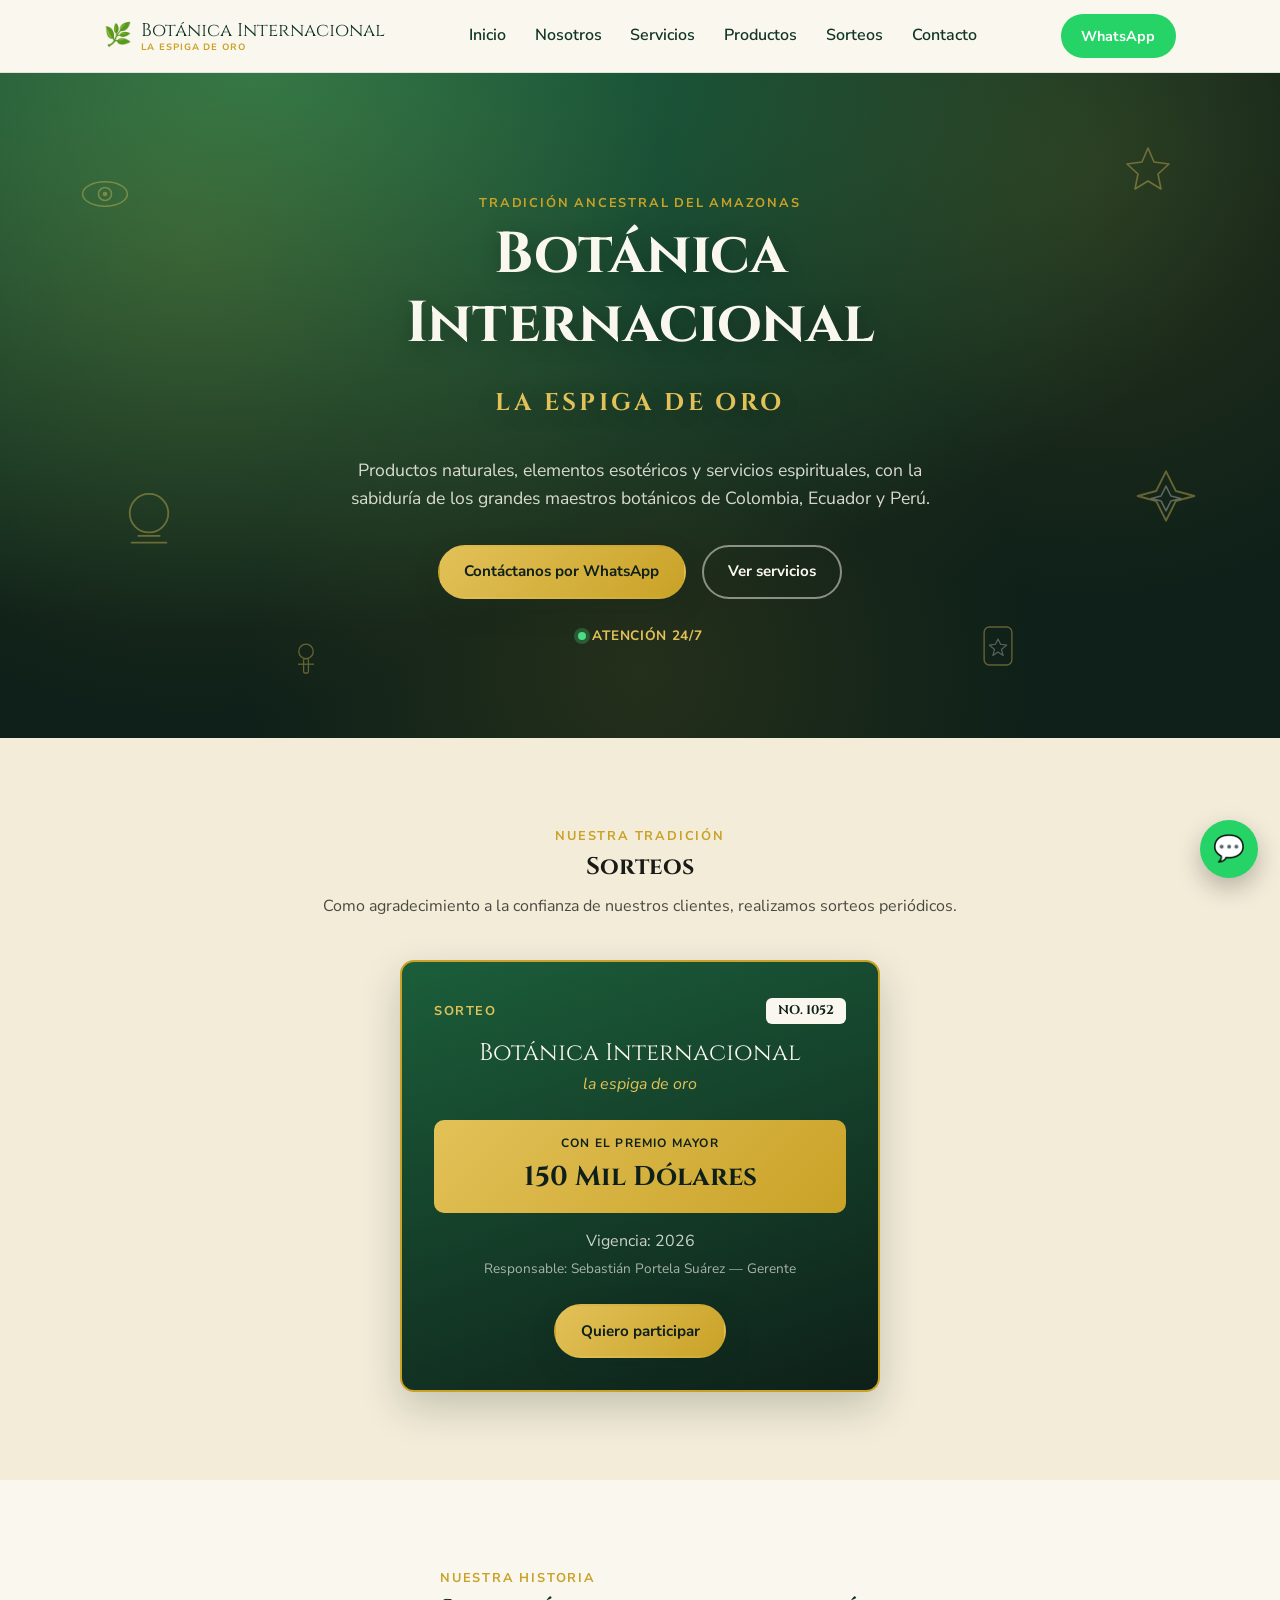
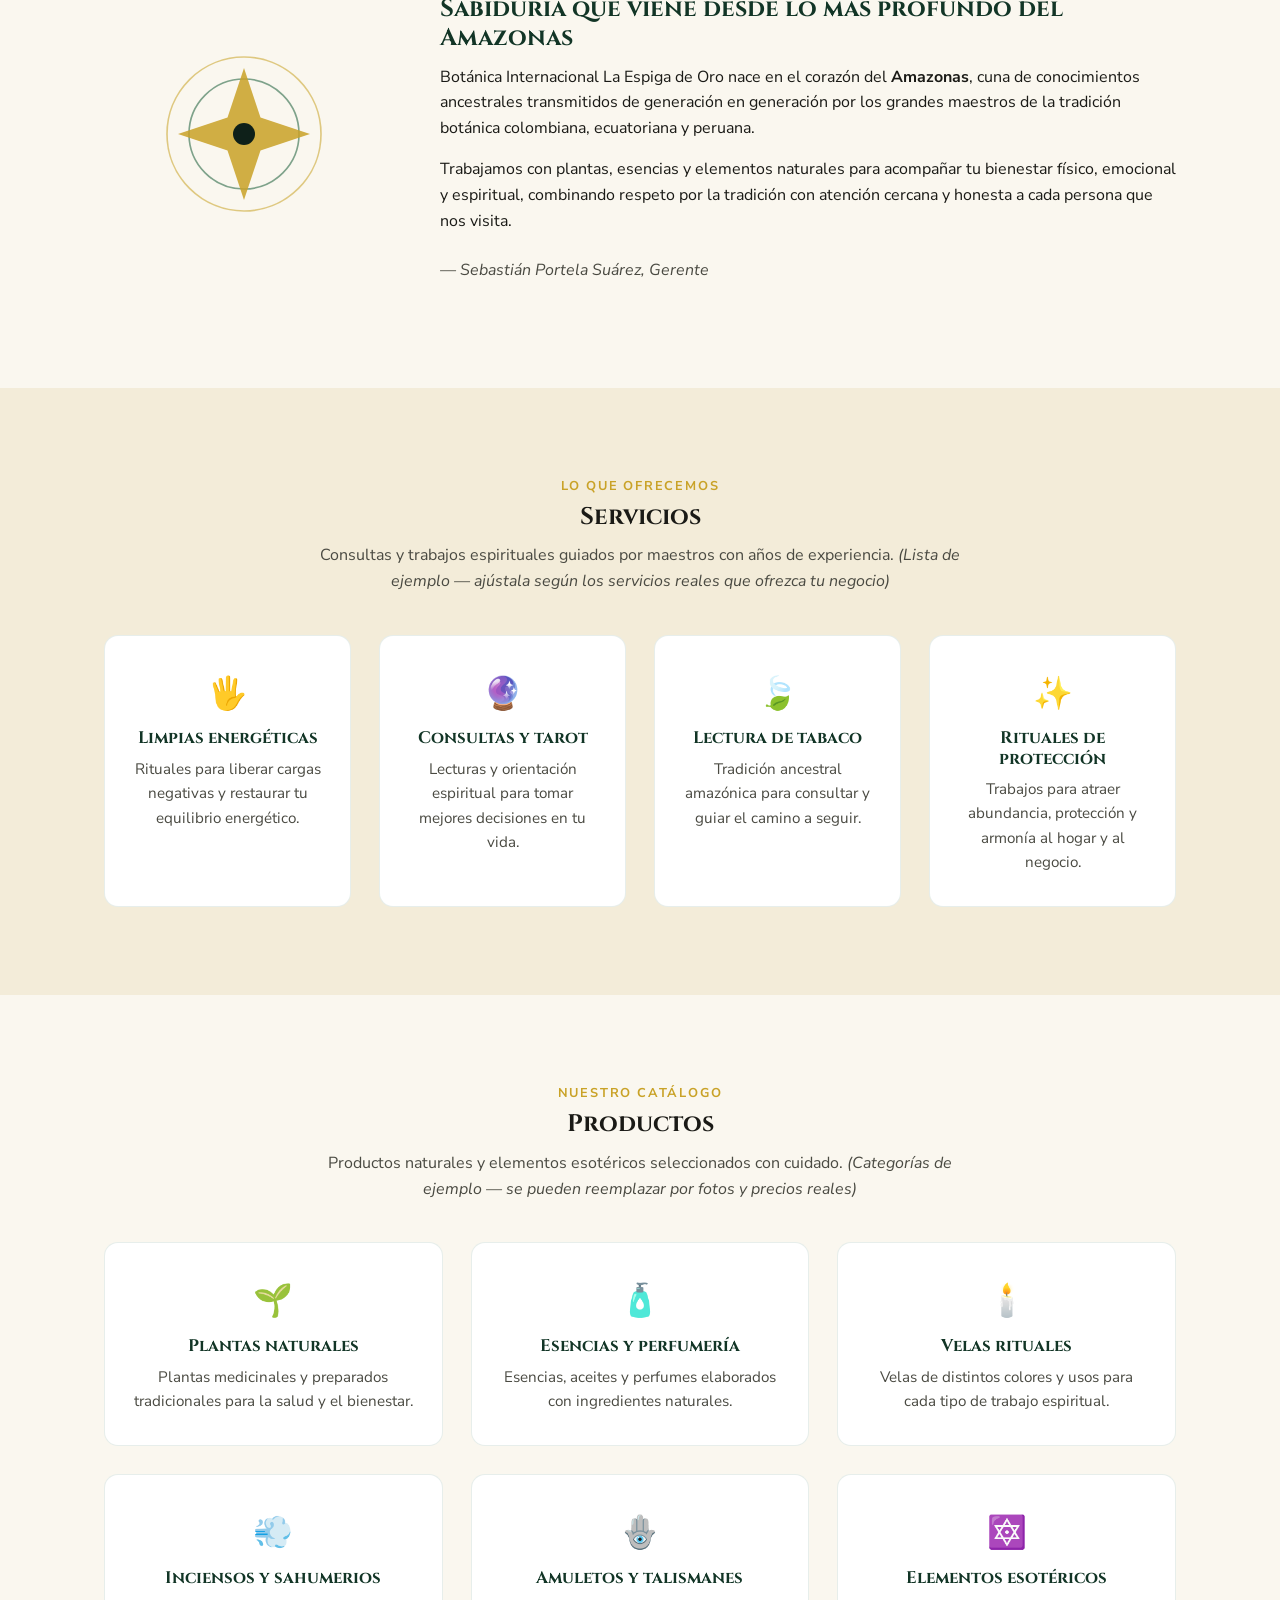
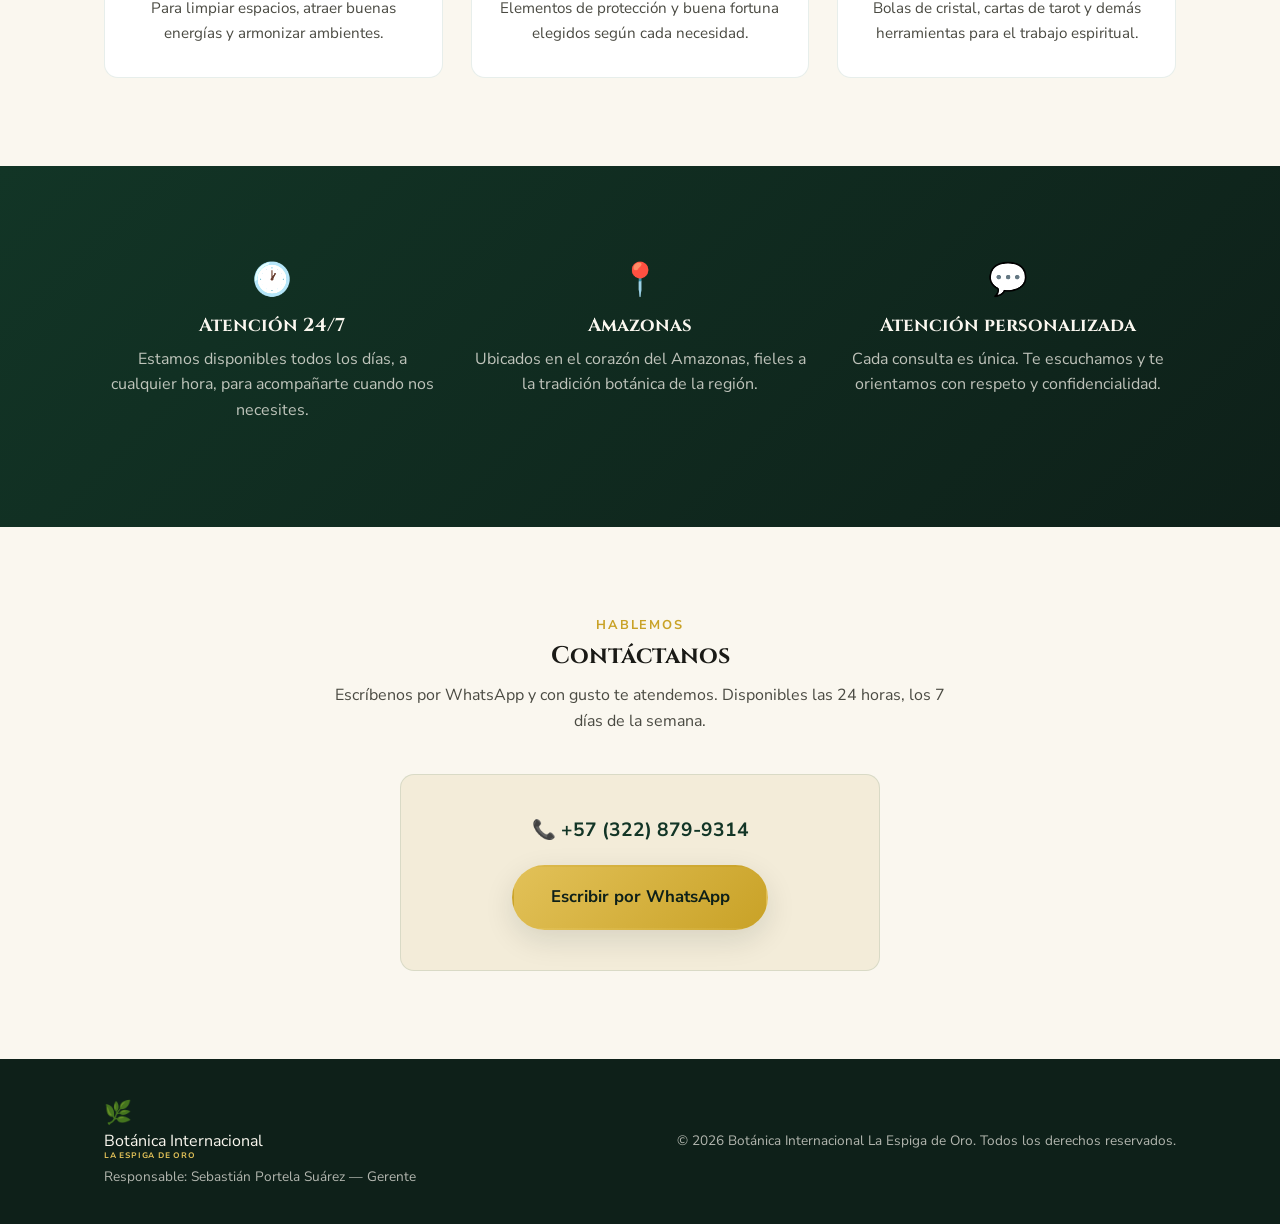
<file: index.html>
<!DOCTYPE html>
<html lang="es">
<head>
<meta charset="UTF-8">
<meta name="viewport" content="width=device-width, initial-scale=1.0">
<link rel="icon" type="image/png" href="assets/img/favicon.png">
<title>Botánica Internacional La Espiga de Oro | Productos Naturales y Elementos Esotéricos - Amazonas</title>
<meta name="description" content="Botánica Internacional La Espiga de Oro: productos naturales, elementos esotéricos, servicios espirituales y sorteos con sabiduría ancestral del Amazonas. Atención 24/7.">
<link rel="preconnect" href="https://fonts.googleapis.com">
<link href="https://fonts.googleapis.com/css2?family=Cinzel:wght@500;700&family=Nunito+Sans:wght@400;600;700&display=swap" rel="stylesheet">
<link rel="stylesheet" href="css/styles.css">
</head>
<body>

<!-- ===== HEADER ===== -->
<header class="site-header" id="header">
  <div class="container header-inner">
    <a href="#inicio" class="logo">
      <span class="logo-icon">🌿</span>
      <span class="logo-text">
        Botánica Internacional
        <span class="logo-sub">La Espiga de Oro</span>
      </span>
    </a>

    <nav class="nav" id="nav">
      <a href="#inicio">Inicio</a>
      <a href="#nosotros">Nosotros</a>
      <a href="#servicios">Servicios</a>
      <a href="#productos">Productos</a>
      <a href="#sorteos">Sorteos</a>
      <a href="#contacto">Contacto</a>
    </nav>

    <a href="https://wa.me/573228799314?text=Hola%2C%20quisiera%20más%20información" target="_blank" rel="noopener" class="btn btn-whatsapp header-cta">
      WhatsApp
    </a>

    <button class="hamburger" id="hamburger" aria-label="Abrir menú" aria-expanded="false">
      <span></span><span></span><span></span>
    </button>
  </div>
</header>

<!-- ===== HERO ===== -->
<section class="hero" id="inicio">
  <div class="hero-pattern" aria-hidden="true"></div>

  <!-- Íconos esotéricos decorativos -->
  <div class="hero-deco" aria-hidden="true">
    <svg class="hero-icon icon-1" viewBox="0 0 60 60"><ellipse cx="30" cy="30" rx="24" ry="13" class="deco-line"/><circle cx="30" cy="30" r="7" class="deco-line"/><circle cx="30" cy="30" r="2.5" class="deco-fill"/></svg>
    <svg class="hero-icon icon-2" viewBox="0 0 60 60"><circle cx="30" cy="24" r="17" class="deco-line"/><line x1="14" y1="50" x2="46" y2="50" class="deco-line"/><line x1="20" y1="44" x2="40" y2="44" class="deco-line"/></svg>
    <svg class="hero-icon icon-3" viewBox="0 0 60 60"><path d="M30 8 L36 22 L51 24 L40 34 L43 49 L30 41 L17 49 L20 34 L9 24 L24 22 Z" class="deco-line"/></svg>
    <svg class="hero-icon icon-4" viewBox="0 0 60 60"><path d="M30 10 L38 26 L53 30 L38 34 L30 50 L22 34 L7 30 L22 26 Z" class="deco-line"/><path d="M30 22 L34 30 L42 32 L34 34 L30 42 L26 34 L18 32 L26 30 Z" class="deco-line-2"/></svg>
    <svg class="hero-icon icon-5" viewBox="0 0 60 60"><circle cx="30" cy="18" r="9" class="deco-line"/><rect x="27" y="27" width="6" height="18" rx="2" class="deco-line"/><line x1="20" y1="34" x2="40" y2="34" class="deco-line"/></svg>
    <svg class="hero-icon icon-6" viewBox="0 0 60 60"><rect x="14" y="8" width="32" height="44" rx="6" class="deco-line"/><path d="M30 22 L33 28 L40 29 L34 34 L36 41 L30 37 L24 41 L26 34 L20 29 L27 28 Z" class="deco-line-2"/></svg>
  </div>

  <div class="container hero-inner">
    <p class="eyebrow">Tradición ancestral del Amazonas</p>
    <h1>Botánica Internacional<br><span class="hero-accent">La Espiga de Oro</span></h1>
    <p class="hero-sub">
      Productos naturales, elementos esotéricos y servicios espirituales,
      con la sabiduría de los grandes maestros botánicos de Colombia, Ecuador y Perú.
    </p>
    <div class="hero-actions">
      <a href="https://wa.me/573228799314?text=Hola%2C%20quisiera%20más%20información" target="_blank" rel="noopener" class="btn btn-gold">Contáctanos por WhatsApp</a>
      <a href="#servicios" class="btn btn-outline">Ver servicios</a>
    </div>
    <div class="hero-badge">
      <span class="dot"></span> Atención 24/7
    </div>
  </div>
</section>

<!-- ===== SORTEOS ===== -->
<section class="section section-alt sorteo-section" id="sorteos">
  <div class="container">
    <p class="eyebrow center">Nuestra tradición</p>
    <h2 class="center">Sorteos</h2>
    <p class="section-lead center">
      Como agradecimiento a la confianza de nuestros clientes, realizamos sorteos periódicos.
    </p>

    <div class="ticket-card">
      <div class="ticket-top">
        <span>Sorteo</span>
        <span class="ticket-number">No. 1052</span>
      </div>
      <div class="ticket-brand">Botánica Internacional</div>
      <div class="ticket-sub">la espiga de oro</div>

      <div class="ticket-prize">
        <span class="ticket-prize-label">Con el premio mayor</span>
        <span class="ticket-prize-amount">150 Mil Dólares</span>
      </div>

      <p class="ticket-period">Vigencia: 2026</p>
      <p class="ticket-responsable">Responsable: Sebastián Portela Suárez — Gerente</p>

      <a href="https://wa.me/573228799314?text=Hola%2C%20quiero%20información%20del%20sorteo" target="_blank" rel="noopener" class="btn btn-gold ticket-cta">
        Quiero participar
      </a>
    </div>
  </div>
</section>

<!-- ===== NOSOTROS ===== -->
<section class="section" id="nosotros">
  <div class="container about-grid">
    <div class="about-art" aria-hidden="true">
      <svg viewBox="0 0 200 200" class="mystic-svg">
        <circle cx="100" cy="100" r="70" class="ring ring-1"/>
        <circle cx="100" cy="100" r="50" class="ring ring-2"/>
        <path d="M100 40 L115 85 L160 100 L115 115 L100 160 L85 115 L40 100 L85 85 Z" class="star"/>
        <circle cx="100" cy="100" r="10" class="eye-center"/>
      </svg>
    </div>
    <div class="about-text">
      <p class="eyebrow">Nuestra historia</p>
      <h2>Sabiduría que viene desde lo más profundo del Amazonas</h2>
      <p>
        Botánica Internacional La Espiga de Oro nace en el corazón del <strong>Amazonas</strong>, cuna de conocimientos
        ancestrales transmitidos de generación en generación por los grandes maestros de la
        tradición botánica colombiana, ecuatoriana y peruana.
      </p>
      <p>
        Trabajamos con plantas, esencias y elementos naturales para acompañar tu bienestar físico,
        emocional y espiritual, combinando respeto por la tradición con atención cercana y honesta
        a cada persona que nos visita.
      </p>
      <p class="signature">— Sebastián Portela Suárez, Gerente</p>
    </div>
  </div>
</section>

<!-- ===== SERVICIOS ===== -->
<section class="section section-alt" id="servicios">
  <div class="container">
    <p class="eyebrow center">Lo que ofrecemos</p>
    <h2 class="center">Servicios</h2>
    <p class="section-lead center">
      Consultas y trabajos espirituales guiados por maestros con años de experiencia.
      <em>(Lista de ejemplo — ajústala según los servicios reales que ofrezca tu negocio)</em>
    </p>

    <div class="grid grid-4">
      <div class="card">
        <div class="card-icon">🖐️</div>
        <h3>Limpias energéticas</h3>
        <p>Rituales para liberar cargas negativas y restaurar tu equilibrio energético.</p>
      </div>
      <div class="card">
        <div class="card-icon">🔮</div>
        <h3>Consultas y tarot</h3>
        <p>Lecturas y orientación espiritual para tomar mejores decisiones en tu vida.</p>
      </div>
      <div class="card">
        <div class="card-icon">🍃</div>
        <h3>Lectura de tabaco</h3>
        <p>Tradición ancestral amazónica para consultar y guiar el camino a seguir.</p>
      </div>
      <div class="card">
        <div class="card-icon">✨</div>
        <h3>Rituales de protección</h3>
        <p>Trabajos para atraer abundancia, protección y armonía al hogar y al negocio.</p>
      </div>
    </div>
  </div>
</section>

<!-- ===== PRODUCTOS ===== -->
<section class="section" id="productos">
  <div class="container">
    <p class="eyebrow center">Nuestro catálogo</p>
    <h2 class="center">Productos</h2>
    <p class="section-lead center">
      Productos naturales y elementos esotéricos seleccionados con cuidado.
      <em>(Categorías de ejemplo — se pueden reemplazar por fotos y precios reales)</em>
    </p>

    <div class="grid grid-3">
      <div class="card product-card">
        <div class="card-icon">🌱</div>
        <h3>Plantas naturales</h3>
        <p>Plantas medicinales y preparados tradicionales para la salud y el bienestar.</p>
      </div>
      <div class="card product-card">
        <div class="card-icon">🧴</div>
        <h3>Esencias y perfumería</h3>
        <p>Esencias, aceites y perfumes elaborados con ingredientes naturales.</p>
      </div>
      <div class="card product-card">
        <div class="card-icon">🕯️</div>
        <h3>Velas rituales</h3>
        <p>Velas de distintos colores y usos para cada tipo de trabajo espiritual.</p>
      </div>
      <div class="card product-card">
        <div class="card-icon">💨</div>
        <h3>Inciensos y sahumerios</h3>
        <p>Para limpiar espacios, atraer buenas energías y armonizar ambientes.</p>
      </div>
      <div class="card product-card">
        <div class="card-icon">🪬</div>
        <h3>Amuletos y talismanes</h3>
        <p>Elementos de protección y buena fortuna elegidos según cada necesidad.</p>
      </div>
      <div class="card product-card">
        <div class="card-icon">🔯</div>
        <h3>Elementos esotéricos</h3>
        <p>Bolas de cristal, cartas de tarot y demás herramientas para el trabajo espiritual.</p>
      </div>
    </div>
  </div>
</section>

<!-- ===== ATENCIÓN / UBICACIÓN ===== -->
<section class="section section-dark" id="atencion">
  <div class="container atencion-grid">
    <div class="atencion-item">
      <div class="card-icon">🕐</div>
      <h3>Atención 24/7</h3>
      <p>Estamos disponibles todos los días, a cualquier hora, para acompañarte cuando nos necesites.</p>
    </div>
    <div class="atencion-item">
      <div class="card-icon">📍</div>
      <h3>Amazonas</h3>
      <p>Ubicados en el corazón del Amazonas, fieles a la tradición botánica de la región.</p>
    </div>
    <div class="atencion-item">
      <div class="card-icon">💬</div>
      <h3>Atención personalizada</h3>
      <p>Cada consulta es única. Te escuchamos y te orientamos con respeto y confidencialidad.</p>
    </div>
  </div>
</section>

<!-- ===== CONTACTO ===== -->
<section class="section contact-section" id="contacto">
  <div class="container contact-inner">
    <p class="eyebrow center">Hablemos</p>
    <h2 class="center">Contáctanos</h2>
    <p class="section-lead center">
      Escríbenos por WhatsApp y con gusto te atendemos. Disponibles las 24 horas, los 7 días de la semana.
    </p>

    <div class="contact-box">
      <p class="contact-phone">
        📞 <strong>+57 (322) 879-9314</strong>
      </p>
      <a href="https://wa.me/573228799314?text=Hola%2C%20quisiera%20más%20información" target="_blank" rel="noopener" class="btn btn-gold btn-lg">
        Escribir por WhatsApp
      </a>
    </div>
  </div>
</section>

<!-- ===== FOOTER ===== -->
<footer class="site-footer">
  <div class="container footer-inner">
    <div>
      <span class="logo-icon">🌿</span>
      <span class="logo-text">
        Botánica Internacional
        <span class="logo-sub">La Espiga de Oro</span>
      </span>
      <p class="footer-resp">Responsable: Sebastián Portela Suárez — Gerente</p>
    </div>
    <p class="footer-copy">&copy; <span id="year"></span> Botánica Internacional La Espiga de Oro. Todos los derechos reservados.</p>
  </div>
</footer>

<!-- Botón flotante de WhatsApp -->
<a href="https://wa.me/573228799314?text=Hola%2C%20quisiera%20más%20información" target="_blank" rel="noopener" class="whatsapp-float" aria-label="Escríbenos por WhatsApp">
  💬
</a>

<script src="js/script.js"></script>
</body>
</html>
</file>
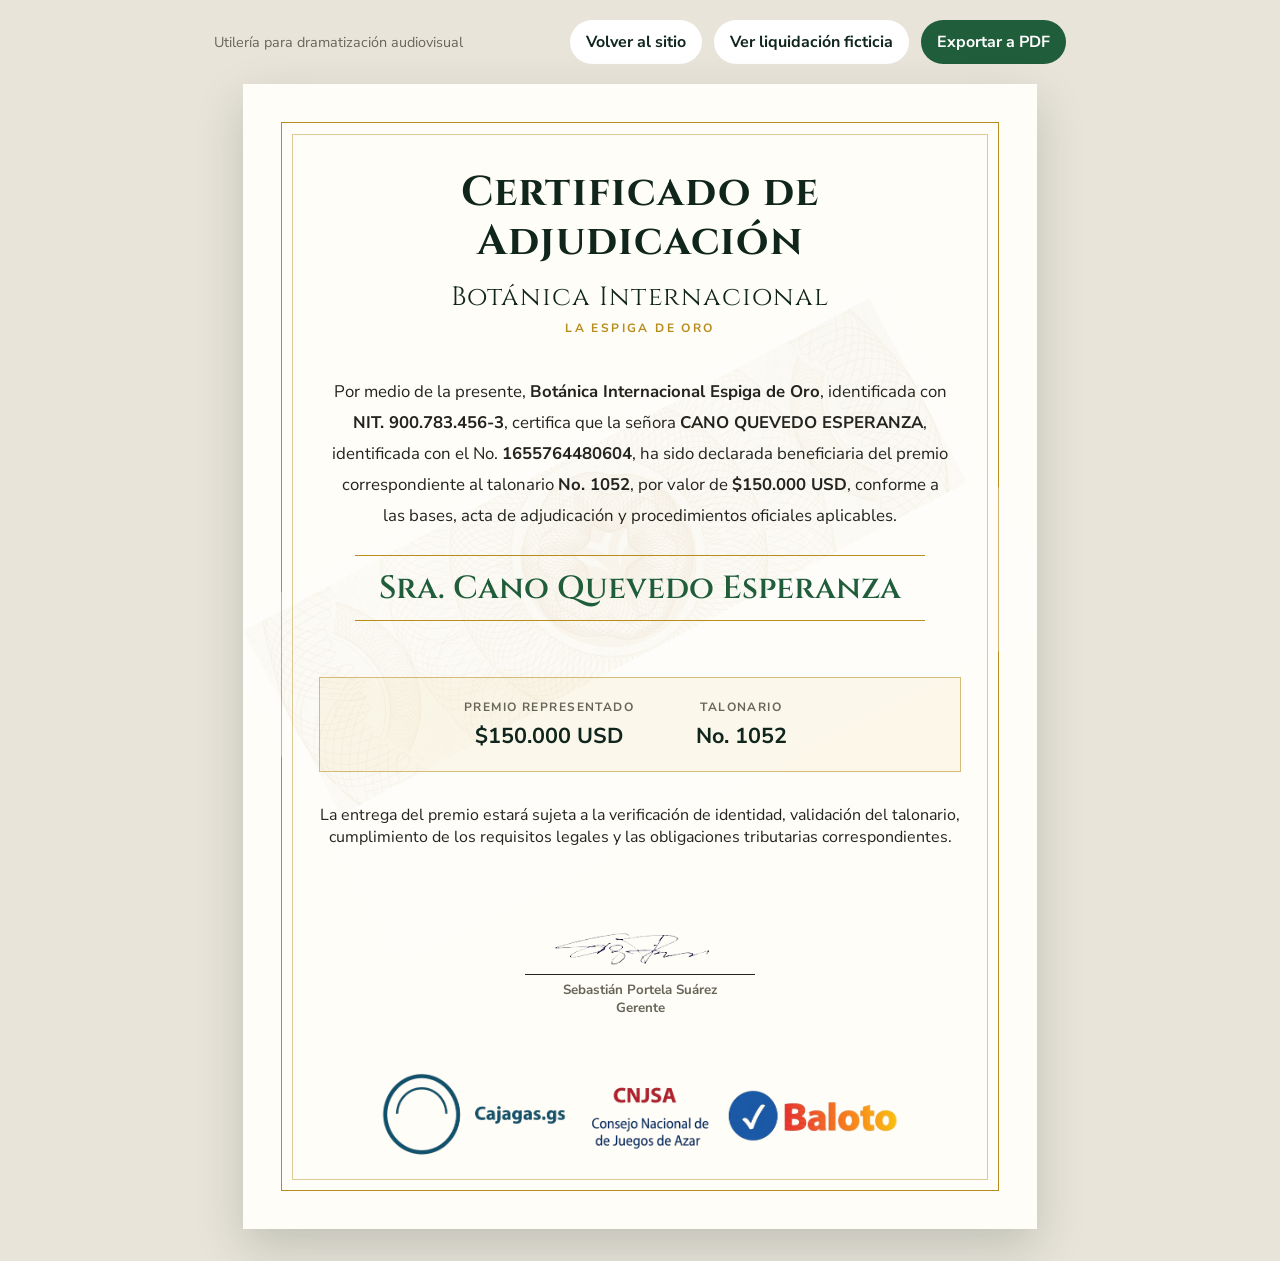
<file: certificado-dramatizacion.html>
<!DOCTYPE html>
<html lang="es">
<head>
  <meta charset="UTF-8">
  <meta name="viewport" content="width=device-width, initial-scale=1.0">
  <title>Certificado de adjudicación | Dramatización</title>
  <link rel="preconnect" href="https://fonts.googleapis.com">
  <link href="https://fonts.googleapis.com/css2?family=Cinzel:wght@500;600;700&family=Nunito+Sans:wght@400;600;700&display=swap" rel="stylesheet">
  <style>
    :root {
      --green-950: #10261d;
      --green-800: #1f5d3b;
      --gold-500: #b88c1d;
      --gold-300: #e2c76d;
      --paper: #fffdf7;
      --ink: #24241e;
      --muted: #68665a;
    }

    * { box-sizing: border-box; }
    body {
      margin: 0;
      min-height: 100vh;
      background: #e8e4d9;
      color: var(--ink);
      font-family: 'Nunito Sans', sans-serif;
    }

    .toolbar {
      display: flex;
      justify-content: space-between;
      align-items: center;
      gap: 1rem;
      max-width: 900px;
      margin: 0 auto;
      padding: 1.25rem 1.5rem;
    }
    .toolbar-note { margin: 0; font-size: .9rem; color: var(--muted); }
    .toolbar-actions { display: flex; gap: .75rem; }
    .toolbar a, .toolbar button {
      border: 0;
      border-radius: 999px;
      padding: .7rem 1rem;
      font: inherit;
      font-weight: 700;
      cursor: pointer;
      text-decoration: none;
    }
    .toolbar a { color: var(--green-950); background: #fff; }
    .toolbar button { color: #fff; background: var(--green-800); }

    .certificate {
      position: relative;
      width: min(210mm, calc(100% - 2rem));
      min-height: 297mm;
      margin: 0 auto 2rem;
      padding: 22mm 20mm 18mm;
      overflow: hidden;
      background: var(--paper);
      box-shadow: 0 18px 45px rgba(16, 38, 29, .18);
      text-align: center;
    }
    .certificate::before,
    .certificate::after {
      content: '';
      position: absolute;
      pointer-events: none;
      border: 1px solid var(--gold-500);
    }
    .certificate::before { inset: 10mm; }
    .certificate::after { inset: 13mm; border-color: rgba(184, 140, 29, .45); }

    .watermark {
      position: absolute;
      top: 47%;
      left: 50%;
      z-index: 0;
      width: 115%;
      height: 34%;
      overflow: hidden;
      transform: translate(-50%, -50%) rotate(-28deg);
      max-width: 760px;
      opacity: .34;
    }
    .watermark img {
      display: block;
      width: 100%;
      height: 100%;
      object-fit: cover;
      object-position: center bottom;
    }
    .watermark-fallback {
      color: #b32b26;
      font-family: 'Cinzel', serif;
      font-size: clamp(2.4rem, 7vw, 5rem);
      font-weight: 700;
      letter-spacing: .12em;
      text-align: center;
    }
    .certificate-content { position: relative; z-index: 1; }
    .brand-mark {
      display: inline-flex;
      align-items: center;
      justify-content: center;
      width: 68px;
      height: 68px;
      margin-bottom: 1rem;
      border: 2px solid var(--gold-500);
      border-radius: 50%;
      color: var(--green-800);
      font-size: 2rem;
    }
    .brand {
      margin: 0;
      color: var(--green-950);
      font-family: 'Cinzel', serif;
      font-size: clamp(1.2rem, 3vw, 1.65rem);
      letter-spacing: .04em;
    }
    .brand-subtitle {
      margin: .35rem 0 2.5rem;
      color: var(--gold-500);
      font-size: .75rem;
      font-weight: 700;
      letter-spacing: .2em;
      text-transform: uppercase;
    }
    h1 {
      margin: 0 0 .7rem;
      color: var(--green-950);
      font-family: 'Cinzel', serif;
      font-size: clamp(1.7rem, 5vw, 2.6rem);
      letter-spacing: .03em;
      line-height: 1.2;
    }
    .intro, .body-copy {
      max-width: 620px;
      margin: 0 auto;
      font-size: 1.05rem;
      line-height: 1.85;
    }
    .body-copy { margin-top: 1rem; }
    .recipient {
      display: inline-block;
      margin: 1.5rem 0;
      padding: .65rem 1.5rem;
      border-top: 1px solid var(--gold-500);
      border-bottom: 1px solid var(--gold-500);
      color: var(--green-800);
      font-family: 'Cinzel', serif;
      font-size: clamp(1.35rem, 4vw, 2rem);
      font-weight: 600;
    }
    .award {
      display: flex;
      justify-content: center;
      gap: 2rem;
      margin: 2rem auto;
      padding: 1.3rem;
      border: 1px solid rgba(184, 140, 29, .55);
      background: rgba(226, 199, 109, .1);
    }
    .award-item { min-width: 150px; }
    .award-label {
      display: block;
      margin-bottom: .35rem;
      color: var(--muted);
      font-size: .75rem;
      font-weight: 700;
      letter-spacing: .12em;
      text-transform: uppercase;
    }
    .award-value { color: var(--green-950); font-size: 1.35rem; font-weight: 700; }
    .closing { margin-top: 2rem; }
    .signature {
      width: 230px;
      margin: 3.5rem auto 0;
      padding-top: 0;
    }
    .signature-image {
      display: block;
      width: 190px;
      height: 70px;
      margin: 0 auto;
      object-fit: contain;
      object-position: center bottom;
    }
    .signature small {
      display: block;
      padding-top: .35rem;
      border-top: 1px solid var(--ink);
      color: var(--muted);
    }
    .footer-logo {
      display: block;
      width: min(100%, 520px);
      height: auto;
      margin: 3rem auto 0;
    }

    @media (max-width: 620px) {
      .toolbar { align-items: flex-start; flex-direction: column; }
      .certificate { width: calc(100% - 1rem); padding: 18mm 12mm 14mm; }
      .award { flex-direction: column; gap: 1rem; }
      .brand-subtitle { margin-bottom: 2rem; }
    }

    @media print {
      @page { size: A4 landscape; margin: 0; }
      body { background: #fff; }
      .toolbar { display: none; }
      .certificate {
        width: 297mm;
        height: 210mm;
        min-height: 0;
        margin: 0;
        padding: 16mm 18mm 12mm;
        box-shadow: none;
      }
      h1 { font-size: 2.2rem; }
      .brand-subtitle { margin-bottom: 1rem; }
      .intro { max-width: 820px; font-size: .9rem; line-height: 1.45; }
      .recipient { margin: .75rem 0; padding: .4rem 1.2rem; }
      .award { max-width: 700px; margin: .9rem auto; padding: .75rem 1rem; }
      .closing { max-width: 760px; margin: .75rem auto 0; font-size: .82rem; line-height: 1.35; }
      .signature {
        position: absolute;
        left: 50%;
        bottom: 38mm;
        margin: 0;
        transform: translateX(-50%);
      }
      .certificate-content { position: static; }
      .footer-logo {
        position: absolute;
        left: 50%;
        bottom: 17mm;
        width: min(100%, 350px);
        max-height: 16mm;
        object-fit: contain;
        margin: 0;
        transform: translateX(-50%);
      }
    }
  </style>
</head>
<body>
  <div class="toolbar" aria-label="Controles del documento">
    <p class="toolbar-note">Utilería para dramatización audiovisual</p>
    <div class="toolbar-actions">
      <a href="index.html">Volver al sitio</a>
      <a href="liquidacion-dramatizacion.html">Ver liquidación ficticia</a>
      <button type="button" id="print-button">Exportar a PDF</button>
    </div>
  </div>

  <main class="certificate" aria-label="Certificado ficticio de adjudicación">
    <div class="watermark" aria-hidden="true">
      <img src="assets/img/marcaDramatizacion.png" alt="DRAMATIZACIÓN - SIN VALIDEZ LEGAL" onerror="this.style.display='none'; this.nextElementSibling.hidden=false;">
      <span class="watermark-fallback" hidden>DRAMATIZACIÓN</span>
    </div>
    <div class="certificate-content">
      <h1>Certificado de Adjudicación</h1>

      <p class="brand">Botánica Internacional</p>
      <p class="brand-subtitle">La Espiga de Oro</p>

      <p class="intro">Por medio de la presente, <b>Botánica Internacional Espiga de Oro</b>, identificada con <b>NIT. 900.783.456-3</b>, certifica que la señora <b>CANO QUEVEDO ESPERANZA</b>, identificada con el No. <b>1655764480604</b>, ha sido declarada beneficiaria del premio correspondiente al talonario <b>No. 1052</b>, por valor de <b>$150.000 USD</b>, conforme a las bases, acta de adjudicación y procedimientos oficiales aplicables.</p>
      <p class="recipient">Sra. Cano Quevedo Esperanza</p>

      <div class="award">
        <div class="award-item">
          <span class="award-label">Premio representado</span>
          <span class="award-value">$150.000 USD</span>
        </div>
        <div class="award-item">
          <span class="award-label">Talonario</span>
          <span class="award-value">No. 1052</span>
        </div>
      </div>

      <p class="closing">La entrega del premio estará sujeta a la verificación de identidad, validación del talonario, cumplimiento de los requisitos legales y las obligaciones tributarias correspondientes.</p>

      <div class="signature">
        <img class="signature-image" src="assets/img/firmaGerente.png" alt="Firma de utilería del personaje gerente">
        <small><b>Sebastián Portela Suárez<br>Gerente</b></small>
      </div>

      <img class="footer-logo" src="assets/img/footer-logos.png" alt="Logos de utilería para dramatización">
    </div>
  </main>

  <script>
    document.getElementById('print-button').addEventListener('click', () => window.print());
  </script>
</body>
</html>
</file>
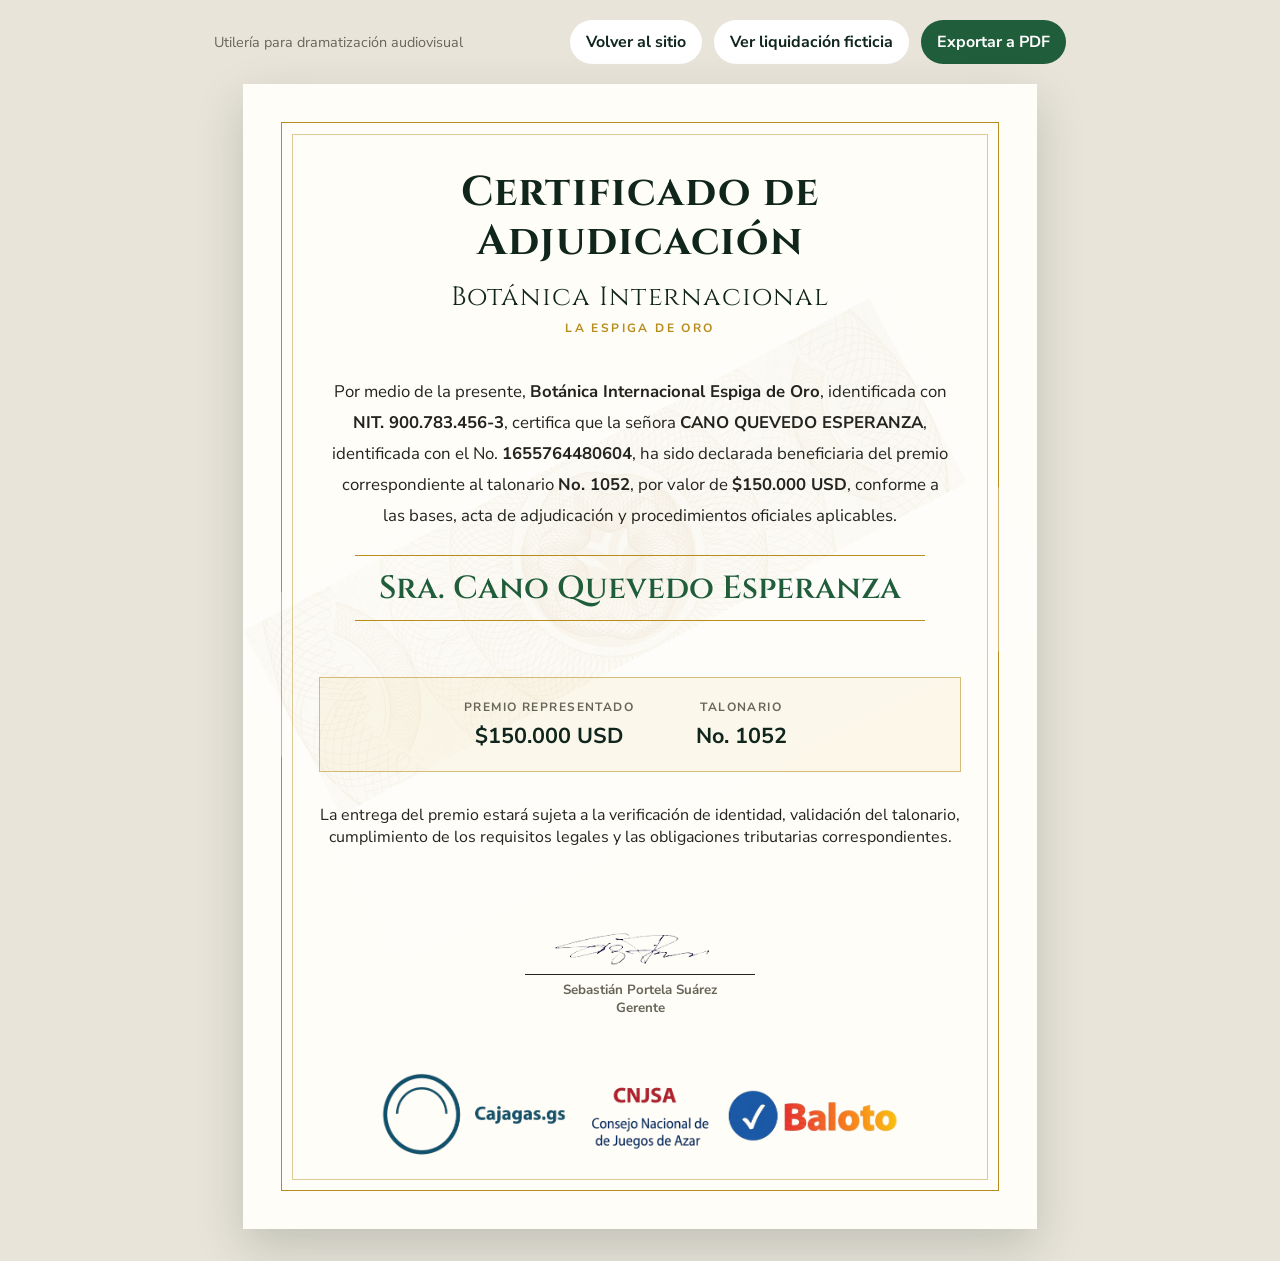
<file: certificado.html>
<!DOCTYPE html>
<html lang="es">
<head>
  <meta charset="UTF-8">
  <meta name="viewport" content="width=device-width, initial-scale=1.0">
  <link rel="icon" type="image/png" href="assets/img/favicon.png">
  <title>Certificado de adjudicación | Dramatización</title>
  <link rel="preconnect" href="https://fonts.googleapis.com">
  <link href="https://fonts.googleapis.com/css2?family=Cinzel:wght@500;600;700&family=Nunito+Sans:wght@400;600;700&display=swap" rel="stylesheet">
  <style>
    :root {
      --green-950: #10261d;
      --green-800: #1f5d3b;
      --gold-500: #b88c1d;
      --gold-300: #e2c76d;
      --paper: #fffdf7;
      --ink: #24241e;
      --muted: #68665a;
    }

    * { box-sizing: border-box; }
    body {
      margin: 0;
      min-height: 100vh;
      background: #e8e4d9;
      color: var(--ink);
      font-family: 'Nunito Sans', sans-serif;
    }

    .toolbar {
      display: flex;
      justify-content: space-between;
      align-items: center;
      gap: 1rem;
      max-width: 900px;
      margin: 0 auto;
      padding: 1.25rem 1.5rem;
    }
    .toolbar-note { margin: 0; font-size: .9rem; color: var(--muted); }
    .toolbar-actions { display: flex; gap: .75rem; }
    .toolbar a, .toolbar button {
      border: 0;
      border-radius: 999px;
      padding: .7rem 1rem;
      font: inherit;
      font-weight: 700;
      cursor: pointer;
      text-decoration: none;
    }
    .toolbar a { color: var(--green-950); background: #fff; }
    .toolbar button { color: #fff; background: var(--green-800); }

    .certificate {
      position: relative;
      width: min(210mm, calc(100% - 2rem));
      min-height: 297mm;
      margin: 0 auto 2rem;
      padding: 22mm 20mm 18mm;
      overflow: hidden;
      background: var(--paper);
      box-shadow: 0 18px 45px rgba(16, 38, 29, .18);
      text-align: center;
    }
    .certificate::before,
    .certificate::after {
      content: '';
      position: absolute;
      pointer-events: none;
      border: 1px solid var(--gold-500);
    }
    .certificate::before { inset: 10mm; }
    .certificate::after { inset: 13mm; border-color: rgba(184, 140, 29, .45); }

    .watermark {
      position: absolute;
      top: 47%;
      left: 50%;
      z-index: 0;
      width: 115%;
      height: 34%;
      overflow: hidden;
      transform: translate(-50%, -50%) rotate(-28deg);
      max-width: 760px;
      opacity: .34;
    }
    .watermark img {
      display: block;
      width: 100%;
      height: 100%;
      object-fit: cover;
      object-position: center bottom;
    }
    .watermark-fallback {
      color: #b32b26;
      font-family: 'Cinzel', serif;
      font-size: clamp(2.4rem, 7vw, 5rem);
      font-weight: 700;
      letter-spacing: .12em;
      text-align: center;
    }
    .certificate-content { position: relative; z-index: 1; }
    .brand-mark {
      display: inline-flex;
      align-items: center;
      justify-content: center;
      width: 68px;
      height: 68px;
      margin-bottom: 1rem;
      border: 2px solid var(--gold-500);
      border-radius: 50%;
      color: var(--green-800);
      font-size: 2rem;
    }
    .brand {
      margin: 0;
      color: var(--green-950);
      font-family: 'Cinzel', serif;
      font-size: clamp(1.2rem, 3vw, 1.65rem);
      letter-spacing: .04em;
    }
    .brand-subtitle {
      margin: .35rem 0 2.5rem;
      color: var(--gold-500);
      font-size: .75rem;
      font-weight: 700;
      letter-spacing: .2em;
      text-transform: uppercase;
    }
    h1 {
      margin: 0 0 .7rem;
      color: var(--green-950);
      font-family: 'Cinzel', serif;
      font-size: clamp(1.7rem, 5vw, 2.6rem);
      letter-spacing: .03em;
      line-height: 1.2;
    }
    .intro, .body-copy {
      max-width: 620px;
      margin: 0 auto;
      font-size: 1.05rem;
      line-height: 1.85;
    }
    .body-copy { margin-top: 1rem; }
    .recipient {
      display: inline-block;
      margin: 1.5rem 0;
      padding: .65rem 1.5rem;
      border-top: 1px solid var(--gold-500);
      border-bottom: 1px solid var(--gold-500);
      color: var(--green-800);
      font-family: 'Cinzel', serif;
      font-size: clamp(1.35rem, 4vw, 2rem);
      font-weight: 600;
    }
    .award {
      display: flex;
      justify-content: center;
      gap: 2rem;
      margin: 2rem auto;
      padding: 1.3rem;
      border: 1px solid rgba(184, 140, 29, .55);
      background: rgba(226, 199, 109, .1);
    }
    .award-item { min-width: 150px; }
    .award-label {
      display: block;
      margin-bottom: .35rem;
      color: var(--muted);
      font-size: .75rem;
      font-weight: 700;
      letter-spacing: .12em;
      text-transform: uppercase;
    }
    .award-value { color: var(--green-950); font-size: 1.35rem; font-weight: 700; }
    .closing { margin-top: 2rem; }
    .signature {
      width: 230px;
      margin: 3.5rem auto 0;
      padding-top: 0;
    }
    .signature-image {
      display: block;
      width: 190px;
      height: 70px;
      margin: 0 auto;
      object-fit: contain;
      object-position: center bottom;
    }
    .signature small {
      display: block;
      padding-top: .35rem;
      border-top: 1px solid var(--ink);
      color: var(--muted);
    }
    .footer-logo {
      display: block;
      width: min(100%, 520px);
      height: auto;
      margin: 3rem auto 0;
    }

    @media (max-width: 620px) {
      .toolbar { align-items: flex-start; flex-direction: column; }
      .certificate { width: calc(100% - 1rem); padding: 18mm 12mm 14mm; }
      .award { flex-direction: column; gap: 1rem; }
      .brand-subtitle { margin-bottom: 2rem; }
    }

    @media print {
      @page { size: A4 landscape; margin: 0; }
      body { background: #fff; }
      .toolbar { display: none; }
      .certificate {
        width: 297mm;
        height: 210mm;
        min-height: 0;
        margin: 0;
        padding: 16mm 18mm 12mm;
        box-shadow: none;
      }
      h1 { font-size: 2.2rem; }
      .brand-subtitle { margin-bottom: 1rem; }
      .intro { max-width: 820px; font-size: .9rem; line-height: 1.45; }
      .recipient { margin: .75rem 0; padding: .4rem 1.2rem; }
      .award { max-width: 700px; margin: .9rem auto; padding: .75rem 1rem; }
      .closing { max-width: 760px; margin: .75rem auto 0; font-size: .82rem; line-height: 1.35; }
      .signature {
        position: absolute;
        left: 50%;
        bottom: 38mm;
        margin: 0;
        transform: translateX(-50%);
      }
      .certificate-content { position: static; }
      .footer-logo {
        position: absolute;
        left: 50%;
        bottom: 17mm;
        width: min(100%, 350px);
        max-height: 16mm;
        object-fit: contain;
        margin: 0;
        transform: translateX(-50%);
      }
    }
  </style>
</head>
<body>
  <div class="toolbar" aria-label="Controles del documento">
    <p class="toolbar-note">Utilería para dramatización audiovisual</p>
    <div class="toolbar-actions">
      <a href="index.html">Volver al sitio</a>
      <a href="liquidacion-dramatizacion.html">Ver liquidación ficticia</a>
      <button type="button" id="print-button">Exportar a PDF</button>
    </div>
  </div>

  <main class="certificate" aria-label="Certificado ficticio de adjudicación">
    <div class="watermark" aria-hidden="true">
      <img src="assets/img/marcaDramatizacion.png" alt="DRAMATIZACIÓN - SIN VALIDEZ LEGAL" onerror="this.style.display='none'; this.nextElementSibling.hidden=false;">
      <span class="watermark-fallback" hidden>DRAMATIZACIÓN</span>
    </div>
    <div class="certificate-content">
      <h1>Certificado de Adjudicación</h1>

      <p class="brand">Botánica Internacional</p>
      <p class="brand-subtitle">La Espiga de Oro</p>

      <p class="intro">Por medio de la presente, <b>Botánica Internacional Espiga de Oro</b>, identificada con <b>NIT. 900.783.456-3</b>, certifica que la señora <b>CANO QUEVEDO ESPERANZA</b>, identificada con el No. <b>1655764480604</b>, ha sido declarada beneficiaria del premio correspondiente al talonario <b>No. 1052</b>, por valor de <b>$150.000 USD</b>, conforme a las bases, acta de adjudicación y procedimientos oficiales aplicables.</p>
      <p class="recipient">Sra. Cano Quevedo Esperanza</p>

      <div class="award">
        <div class="award-item">
          <span class="award-label">Premio representado</span>
          <span class="award-value">$150.000 USD</span>
        </div>
        <div class="award-item">
          <span class="award-label">Talonario</span>
          <span class="award-value">No. 1052</span>
        </div>
      </div>

      <p class="closing">La entrega del premio estará sujeta a la verificación de identidad, validación del talonario, cumplimiento de los requisitos legales y las obligaciones tributarias correspondientes.</p>

      <div class="signature">
        <img class="signature-image" src="assets/img/firmaGerente.png" alt="Firma de utilería del personaje gerente">
        <small><b>Sebastián Portela Suárez<br>Gerente</b></small>
      </div>

      <img class="footer-logo" src="assets/img/footer-logos.png" alt="Logos de utilería para dramatización">
    </div>
  </main>

  <script>
    document.getElementById('print-button').addEventListener('click', () => window.print());
  </script>
</body>
</html>
</file>
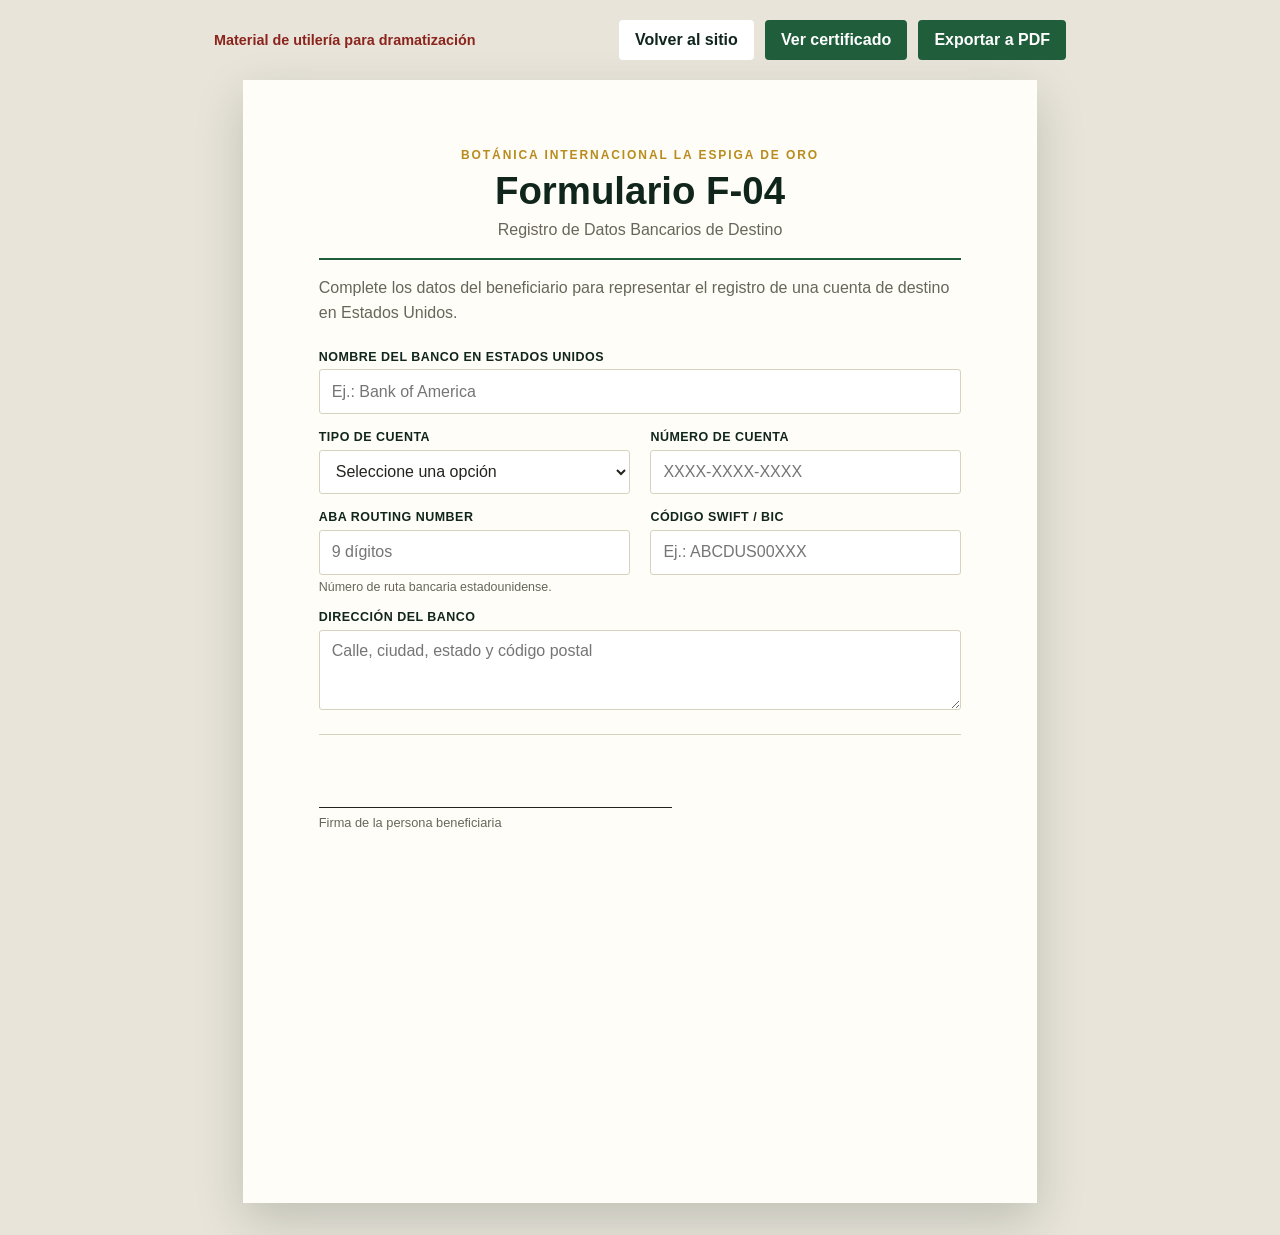
<file: formulario-f04-dramatizacion.html>
<!DOCTYPE html>
<html lang="es">
<head>
  <meta charset="UTF-8">
  <meta name="viewport" content="width=device-width, initial-scale=1.0">
  <title>Formulario F-04 | Dramatización</title>
  <style>
    :root { --green-950:#10261d; --green-800:#1f5d3b; --gold-500:#b88c1d; --paper:#fffdf7; --ink:#24241e; --muted:#68665a; --warning:#8b241d; --line:#d8d1bc; }
    * { box-sizing: border-box; }
    body { margin: 0; background: #e8e4d9; color: var(--ink); font-family: Arial, sans-serif; }
    .toolbar { display:flex; justify-content:space-between; align-items:center; gap:1rem; max-width:900px; margin:0 auto; padding:1.25rem 1.5rem; }
    .toolbar-note { margin:0; color:var(--warning); font-size:.9rem; font-weight:700; }
    .toolbar-actions { display:flex; gap:.7rem; flex-wrap:wrap; }
    .toolbar a, .toolbar button { border:0; border-radius:4px; padding:.7rem 1rem; color:#fff; background:var(--green-800); font:inherit; font-weight:700; text-decoration:none; cursor:pointer; }
    .toolbar a:first-child { color:var(--green-950); background:#fff; }
    .document { width:min(210mm, calc(100% - 2rem)); min-height:297mm; margin:0 auto 2rem; padding:18mm 20mm; background:var(--paper); box-shadow:0 18px 45px rgba(16,38,29,.18); }
    .document-header { padding-bottom:1.2rem; border-bottom:2px solid var(--green-800); text-align:center; }
    .kicker { margin:0 0 .4rem; color:var(--gold-500); font-size:.75rem; font-weight:700; letter-spacing:.16em; text-transform:uppercase; }
    h1 { margin:0; color:var(--green-950); font-size:clamp(1.6rem, 4vw, 2.4rem); }
    .subtitle { margin:.5rem 0 0; color:var(--muted); }
    .notice { margin:1.4rem 0; padding:.9rem 1rem; border:2px solid var(--warning); color:var(--warning); font-size:.88rem; font-weight:700; line-height:1.5; text-align:center; }
    .form-intro { color:var(--muted); line-height:1.55; }
    form { margin-top:1.5rem; }
    .field-grid { display:grid; grid-template-columns:repeat(2, 1fr); gap:1rem 1.3rem; }
    .field { display:flex; flex-direction:column; gap:.35rem; }
    .field-wide { grid-column:1 / -1; }
    label { color:var(--green-950); font-size:.78rem; font-weight:700; letter-spacing:.04em; text-transform:uppercase; }
    input, select, textarea { width:100%; min-height:2.8rem; padding:.7rem .75rem; border:1px solid var(--line); border-radius:3px; color:var(--ink); background:#fff; font:inherit; }
    textarea { min-height:5rem; resize:vertical; }
    input:focus, select:focus, textarea:focus { outline:2px solid rgba(184,140,29,.45); border-color:var(--gold-500); }
    .helper { margin:0; color:var(--muted); font-size:.78rem; }
    .form-footer { margin-top:1.5rem; padding-top:1rem; border-top:1px solid var(--line); }
    .consent { display:flex; flex-direction:row; align-items:flex-start; gap:.6rem; font-size:.85rem; font-weight:400; letter-spacing:0; text-transform:none; }
    .consent input { width:1rem; min-height:1rem; margin-top:.2rem; }
    .signature-line { width:55%; margin-top:3.5rem; padding-top:.45rem; border-top:1px solid var(--ink); color:var(--muted); font-size:.8rem; }
    .document-footer { margin-top:3rem; color:var(--muted); font-size:.75rem; line-height:1.5; text-align:center; }
    @media (max-width:620px) { .toolbar { align-items:flex-start; flex-direction:column; } .toolbar-actions { justify-content:flex-start; } .document { width:calc(100% - 1rem); padding:14mm 10mm; } .field-grid { grid-template-columns:1fr; } .field-wide { grid-column:auto; } .signature-line { width:100%; } }
    @media print { @page { size:A4; margin:0; } body { background:#fff; } .toolbar { display:none; } .document { width:210mm; min-height:297mm; margin:0; padding:16mm 18mm; box-shadow:none; } }
  </style>
</head>
<body>
  <div class="toolbar" aria-label="Controles del documento">
    <p class="toolbar-note">Material de utilería para dramatización</p>
    <div class="toolbar-actions">
      <a href="index.html">Volver al sitio</a>
      <a href="certificado-dramatizacion.html">Ver certificado</a>
      <button type="button" id="print-button">Exportar a PDF</button>
    </div>
  </div>

  <main class="document" aria-label="Formulario F-04 ficticio de registro de datos bancarios">
    <header class="document-header">
      <p class="kicker">Botánica Internacional La Espiga de Oro</p>
      <h1>Formulario F-04</h1>
      <p class="subtitle">Registro de Datos Bancarios de Destino</p>
    </header>

    <p class="form-intro">Complete los datos del beneficiario para representar el registro de una cuenta de destino en Estados Unidos.</p>

    <form onsubmit="return false;">
      <div class="field-grid">
        <div class="field field-wide">
          <label for="bank-name">Nombre del banco en Estados Unidos</label>
          <input id="bank-name" name="bank-name" type="text" autocomplete="off" placeholder="Ej.: Bank of America">
        </div>
        <div class="field">
          <label for="account-type">Tipo de cuenta</label>
          <select id="account-type" name="account-type"><option value="">Seleccione una opción</option><option>Checking</option><option>Savings</option></select>
        </div>
        <div class="field">
          <label for="account-number">Número de cuenta</label>
          <input id="account-number" name="account-number" type="text" inputmode="numeric" autocomplete="off" placeholder="XXXX-XXXX-XXXX">
        </div>
        <div class="field">
          <label for="routing-number">ABA Routing Number</label>
          <input id="routing-number" name="routing-number" type="text" inputmode="numeric" maxlength="9" autocomplete="off" placeholder="9 dígitos">
          <p class="helper">Número de ruta bancaria estadounidense.</p>
        </div>
        <div class="field">
          <label for="swift-code">Código SWIFT / BIC</label>
          <input id="swift-code" name="swift-code" type="text" autocomplete="off" placeholder="Ej.: ABCDUS00XXX">
        </div>
        <div class="field field-wide">
          <label for="bank-address">Dirección del banco</label>
          <textarea id="bank-address" name="bank-address" autocomplete="off" placeholder="Calle, ciudad, estado y código postal"></textarea>
        </div>
      </div>
      <div class="form-footer">
        <div class="signature-line">Firma de la persona beneficiaria</div>
      </div>
    </form>
  </main>

  <script>document.getElementById('print-button').addEventListener('click', () => window.print());</script>
</body>
</html>
</file>
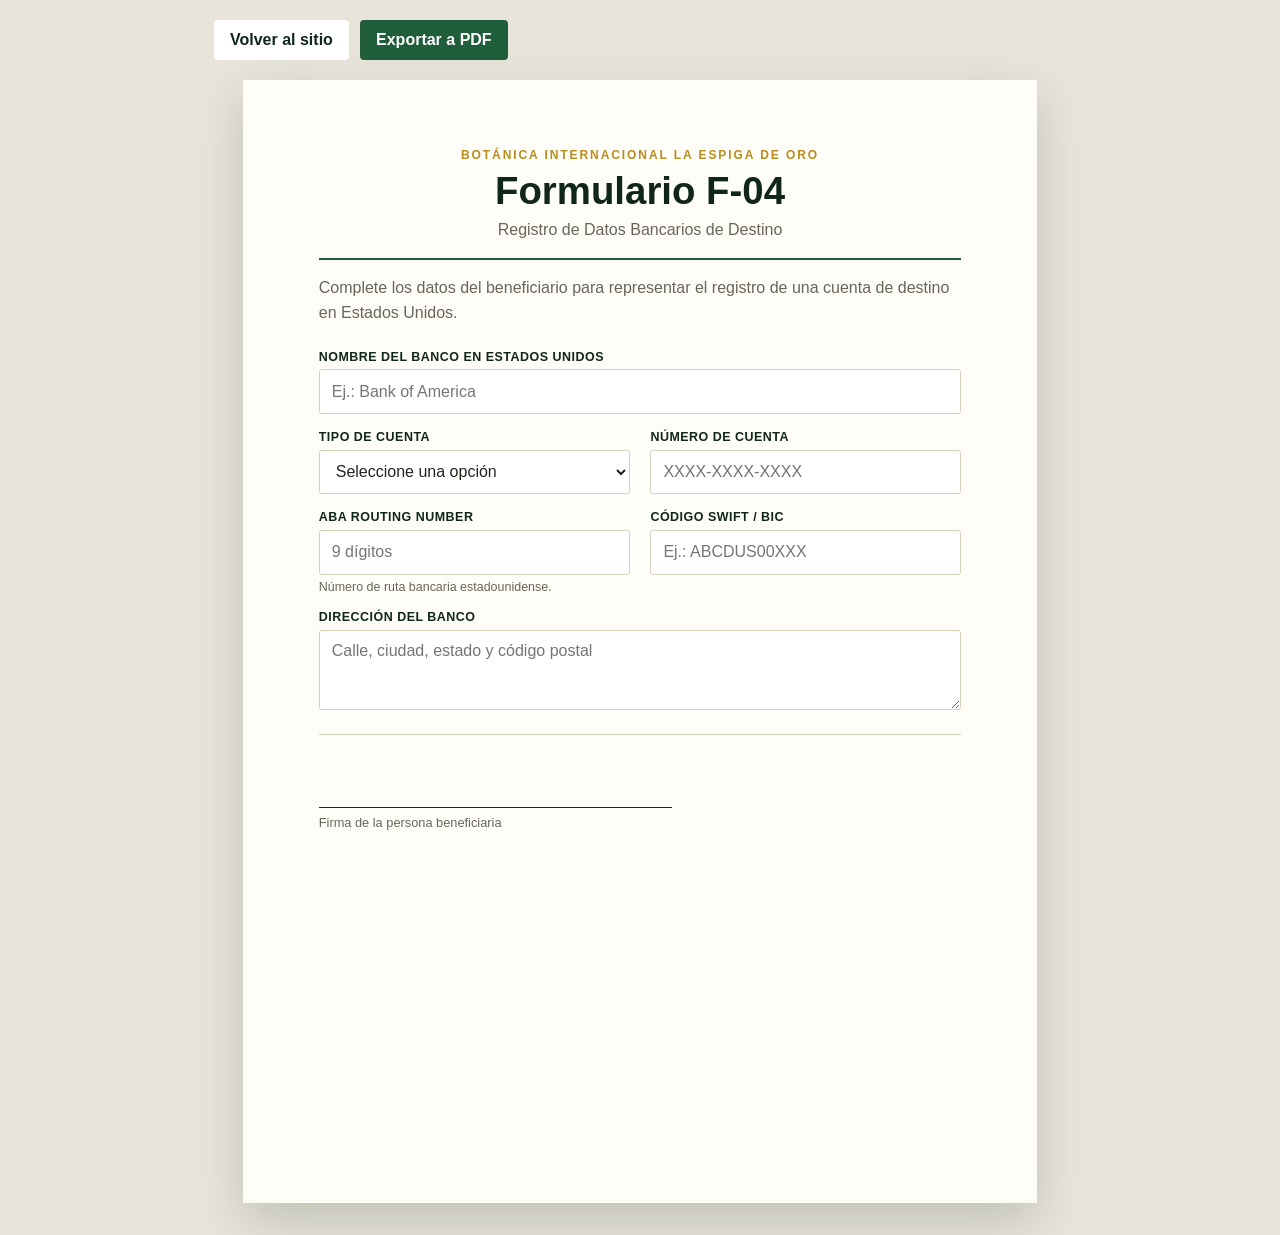
<file: formulario-f04.html>
<!DOCTYPE html>
<html lang="es">
<head>
  <meta charset="UTF-8">
  <meta name="viewport" content="width=device-width, initial-scale=1.0">
  <link rel="icon" type="image/png" href="assets/img/favicon.png">
  <title>Formulario F-04</title>
  <style>
    :root { --green-950:#10261d; --green-800:#1f5d3b; --gold-500:#b88c1d; --paper:#fffdf7; --ink:#24241e; --muted:#68665a; --warning:#8b241d; --line:#d8d1bc; }
    * { box-sizing: border-box; }
    body { margin: 0; background: #e8e4d9; color: var(--ink); font-family: Arial, sans-serif; }
    .toolbar { display:flex; justify-content:space-between; align-items:center; gap:1rem; max-width:900px; margin:0 auto; padding:1.25rem 1.5rem; }
    .toolbar-note { margin:0; color:var(--warning); font-size:.9rem; font-weight:700; }
    .toolbar-actions { display:flex; gap:.7rem; flex-wrap:wrap; }
    .toolbar a, .toolbar button { border:0; border-radius:4px; padding:.7rem 1rem; color:#fff; background:var(--green-800); font:inherit; font-weight:700; text-decoration:none; cursor:pointer; }
    .toolbar a:first-child { color:var(--green-950); background:#fff; }
    .document { width:min(210mm, calc(100% - 2rem)); min-height:297mm; margin:0 auto 2rem; padding:18mm 20mm; background:var(--paper); box-shadow:0 18px 45px rgba(16,38,29,.18); }
    .document-header { padding-bottom:1.2rem; border-bottom:2px solid var(--green-800); text-align:center; }
    .kicker { margin:0 0 .4rem; color:var(--gold-500); font-size:.75rem; font-weight:700; letter-spacing:.16em; text-transform:uppercase; }
    h1 { margin:0; color:var(--green-950); font-size:clamp(1.6rem, 4vw, 2.4rem); }
    .subtitle { margin:.5rem 0 0; color:var(--muted); }
    .notice { margin:1.4rem 0; padding:.9rem 1rem; border:2px solid var(--warning); color:var(--warning); font-size:.88rem; font-weight:700; line-height:1.5; text-align:center; }
    .form-intro { color:var(--muted); line-height:1.55; }
    form { margin-top:1.5rem; }
    .field-grid { display:grid; grid-template-columns:repeat(2, 1fr); gap:1rem 1.3rem; }
    .field { display:flex; flex-direction:column; gap:.35rem; }
    .field-wide { grid-column:1 / -1; }
    label { color:var(--green-950); font-size:.78rem; font-weight:700; letter-spacing:.04em; text-transform:uppercase; }
    input, select, textarea { width:100%; min-height:2.8rem; padding:.7rem .75rem; border:1px solid var(--line); border-radius:3px; color:var(--ink); background:#fff; font:inherit; }
    textarea { min-height:5rem; resize:vertical; }
    input:focus, select:focus, textarea:focus { outline:2px solid rgba(184,140,29,.45); border-color:var(--gold-500); }
    .helper { margin:0; color:var(--muted); font-size:.78rem; }
    .form-footer { margin-top:1.5rem; padding-top:1rem; border-top:1px solid var(--line); }
    .consent { display:flex; flex-direction:row; align-items:flex-start; gap:.6rem; font-size:.85rem; font-weight:400; letter-spacing:0; text-transform:none; }
    .consent input { width:1rem; min-height:1rem; margin-top:.2rem; }
    .signature-line { width:55%; margin-top:3.5rem; padding-top:.45rem; border-top:1px solid var(--ink); color:var(--muted); font-size:.8rem; }
    .document-footer { margin-top:3rem; color:var(--muted); font-size:.75rem; line-height:1.5; text-align:center; }
    @media (max-width:620px) { .toolbar { align-items:flex-start; flex-direction:column; } .toolbar-actions { justify-content:flex-start; } .document { width:calc(100% - 1rem); padding:14mm 10mm; } .field-grid { grid-template-columns:1fr; } .field-wide { grid-column:auto; } .signature-line { width:100%; } }
    @media print { @page { size:A4; margin:0; } body { background:#fff; } .toolbar { display:none; } .document { width:210mm; min-height:297mm; margin:0; padding:16mm 18mm; box-shadow:none; } }
  </style>
</head>
<body>
  <div class="toolbar" aria-label="Controles del documento">
    <div class="toolbar-actions">
      <a href="index.html">Volver al sitio</a>
      <button type="button" id="print-button">Exportar a PDF</button>
    </div>
  </div>

  <main class="document" aria-label="Formulario F-04 de registro de datos bancarios">
    <header class="document-header">
      <p class="kicker">Botánica Internacional La Espiga de Oro</p>
      <h1>Formulario F-04</h1>
      <p class="subtitle">Registro de Datos Bancarios de Destino</p>
    </header>

    <p class="form-intro">Complete los datos del beneficiario para representar el registro de una cuenta de destino en Estados Unidos.</p>

    <form onsubmit="return false;">
      <div class="field-grid">
        <div class="field field-wide">
          <label for="bank-name">Nombre del banco en Estados Unidos</label>
          <input id="bank-name" name="bank-name" type="text" autocomplete="off" placeholder="Ej.: Bank of America">
        </div>
        <div class="field">
          <label for="account-type">Tipo de cuenta</label>
          <select id="account-type" name="account-type"><option value="">Seleccione una opción</option><option>Checking</option><option>Savings</option></select>
        </div>
        <div class="field">
          <label for="account-number">Número de cuenta</label>
          <input id="account-number" name="account-number" type="text" inputmode="numeric" autocomplete="off" placeholder="XXXX-XXXX-XXXX">
        </div>
        <div class="field">
          <label for="routing-number">ABA Routing Number</label>
          <input id="routing-number" name="routing-number" type="text" inputmode="numeric" maxlength="9" autocomplete="off" placeholder="9 dígitos">
          <p class="helper">Número de ruta bancaria estadounidense.</p>
        </div>
        <div class="field">
          <label for="swift-code">Código SWIFT / BIC</label>
          <input id="swift-code" name="swift-code" type="text" autocomplete="off" placeholder="Ej.: ABCDUS00XXX">
        </div>
        <div class="field field-wide">
          <label for="bank-address">Dirección del banco</label>
          <textarea id="bank-address" name="bank-address" autocomplete="off" placeholder="Calle, ciudad, estado y código postal"></textarea>
        </div>
      </div>
      <div class="form-footer">
        <div class="signature-line">Firma de la persona beneficiaria</div>
      </div>
    </form>
  </main>

  <script>document.getElementById('print-button').addEventListener('click', () => window.print());</script>
</body>
</html>
</file>
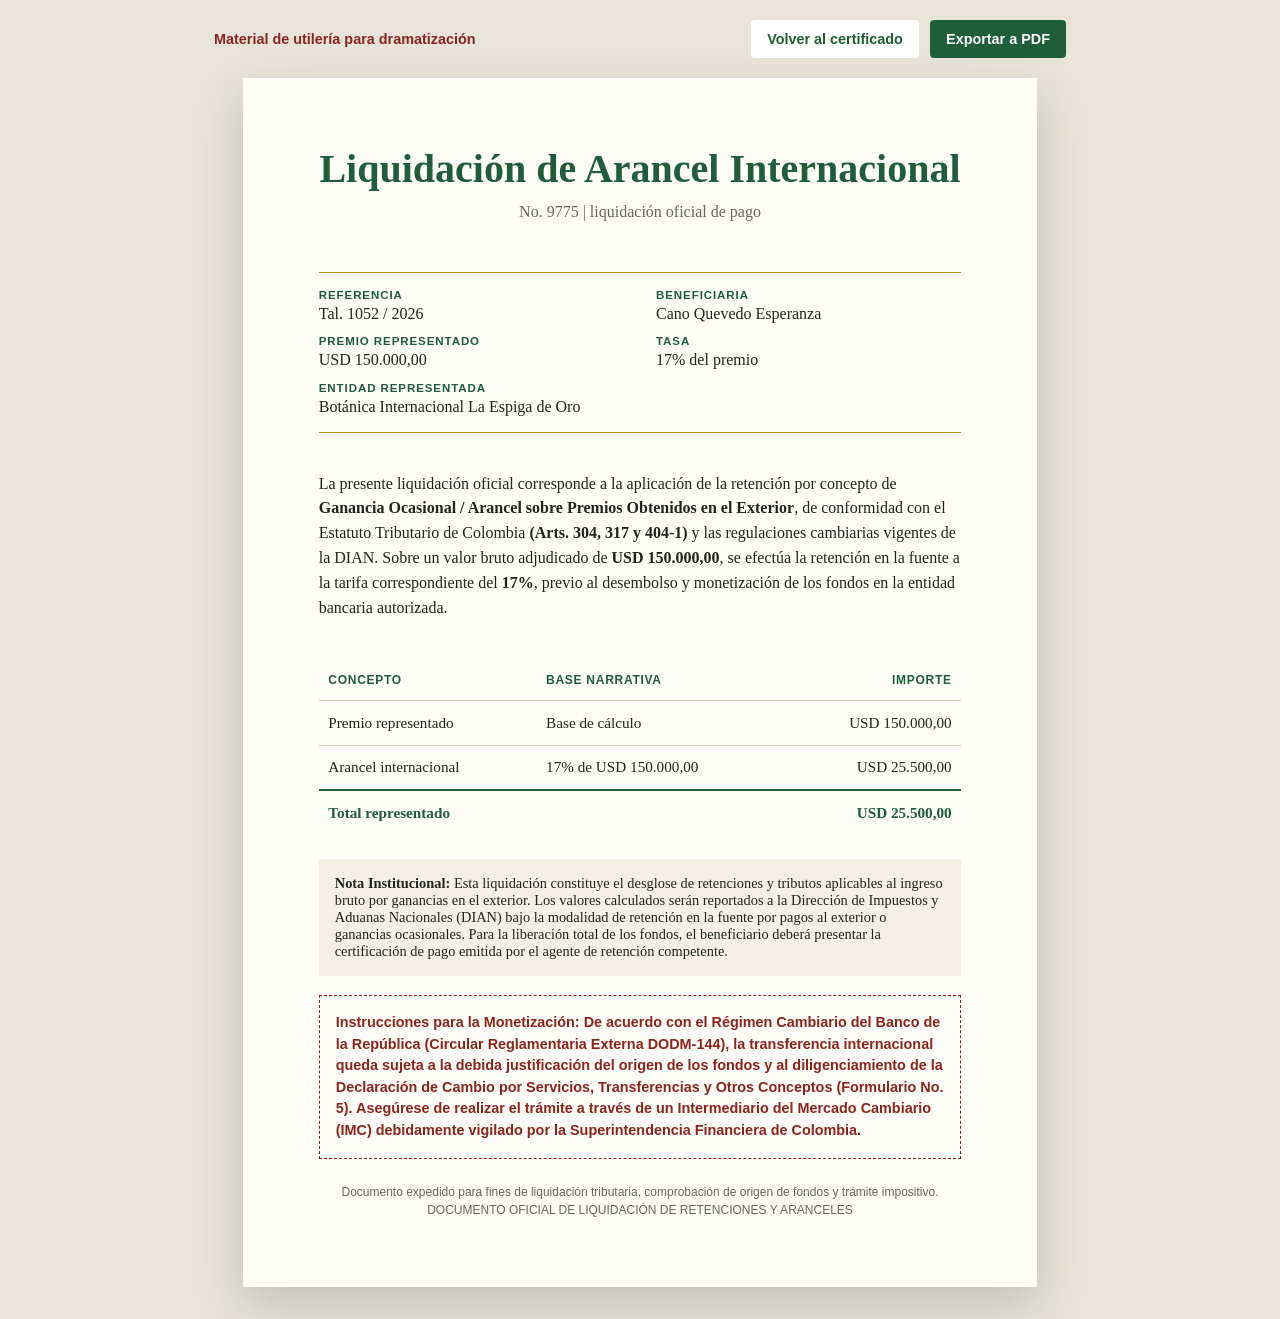
<file: liquidacion-dramatizacion.html>
<!DOCTYPE html>
<html lang="es">
<head>
  <meta charset="UTF-8">
  <meta name="viewport" content="width=device-width, initial-scale=1.0">
  <title>Liquidación ilustrativa | Dramatización</title>
  <style>
    :root { --ink: #20251f; --green: #1f5d3b; --gold: #b88c1d; --paper: #fffdf7; --muted: #66675d; --warning: #8b241d; }
    * { box-sizing: border-box; }
    body { margin: 0; background: #e8e4d9; color: var(--ink); font-family: Georgia, serif; }
    .toolbar { display: flex; justify-content: space-between; align-items: center; gap: 1rem; max-width: 900px; margin: 0 auto; padding: 1.25rem 1.5rem; font: 700 .9rem Arial, sans-serif; }
    .toolbar-note { margin: 0; color: var(--warning); }
    .toolbar-actions { display: flex; gap: .7rem; flex-wrap: wrap; justify-content: flex-end; }
    .toolbar a, .toolbar button { border: 0; border-radius: 4px; padding: .7rem 1rem; color: #fff; background: var(--green); font: inherit; text-decoration: none; cursor: pointer; }
    .toolbar a:first-child { color: var(--green); background: #fff; }
    .document { position: relative; display: flex; flex-direction: column; width: min(210mm, calc(100% - 2rem)); min-height: 297mm; margin: 0 auto 2rem; padding: 18mm 20mm; overflow: hidden; background: var(--paper); box-shadow: 0 18px 45px rgba(16, 38, 29, .18); }
    .document::before { content: ''; position: absolute; top: 45%; left: 50%; color: rgba(179, 43, 38, .16); font: 700 clamp(1.8rem, 5vw, 4rem) Arial, sans-serif; letter-spacing: .08em; white-space: nowrap; transform: translate(-50%, -50%) rotate(-28deg); }
    .content { position: relative; z-index: 1; display: flex; flex: 1; flex-direction: column; }
    .kicker { margin: 0 0 .4rem; color: var(--gold); font: 700 .75rem Arial, sans-serif; letter-spacing: .16em; text-align: center; text-transform: uppercase; }
    h1 { margin: 0; color: var(--green); font-size: clamp(1.65rem, 4vw, 2.5rem); line-height: 1.15; text-align: center; }
    .subtitle { margin: .5rem auto 1.5rem; color: var(--muted); text-align: center; }
    .notice { margin: 1rem 0 1.5rem; padding: .9rem 1rem; border: 2px solid var(--warning); color: var(--warning); font: 700 .85rem/1.45 Arial, sans-serif; text-align: center; }
    .meta { display: grid; grid-template-columns: repeat(2, 1fr); gap: .8rem 2rem; margin: 1.4rem 0; padding: 1rem 0; border-top: 1px solid var(--gold); border-bottom: 1px solid var(--gold); }
    .meta strong { display: block; color: var(--green); font: 700 .72rem Arial, sans-serif; letter-spacing: .08em; text-transform: uppercase; }
    .meta span { display: block; margin-top: .25rem; }
    p { line-height: 1.55; }
    table { width: 100%; margin: 1.5rem 0; border-collapse: collapse; font-size: .95rem; }
    th, td { padding: .8rem .6rem; border-bottom: 1px solid #d8d1bc; text-align: left; }
    th { color: var(--green); font: 700 .75rem Arial, sans-serif; letter-spacing: .06em; text-transform: uppercase; }
    td:last-child, th:last-child { text-align: right; white-space: nowrap; }
    .total td { border-top: 2px solid var(--green); border-bottom: 0; color: var(--green); font-weight: 700; }
    .legal-note { padding: 1rem; background: #f4f0e5; font-size: .9rem; }
    .no-payment { margin-top: 1.2rem; padding: 1rem; border: 1px dashed var(--warning); color: var(--warning); font: 700 .9rem/1.5 Arial, sans-serif; }
    footer { margin-top: auto; padding-top: 1.5rem; color: var(--muted); font: .75rem/1.5 Arial, sans-serif; text-align: center; }
    @media (max-width: 620px) { .toolbar { align-items: flex-start; flex-direction: column; } .toolbar-actions { justify-content: flex-start; } .document { width: calc(100% - 1rem); padding: 14mm 10mm; } .meta { grid-template-columns: 1fr; } }
    @media print { @page { size: A4; margin: 10mm 0; } body { background: #fff; } .toolbar { display: none; } .document { width: 210mm; min-height: 0; height: 277mm; margin: 0; padding: 8mm 18mm 0; box-shadow: none; } .content { flex: 1; } footer { padding-top: 1rem; } }
  </style>
</head>
<body>
  <div class="toolbar" aria-label="Controles del documento">
    <p class="toolbar-note">Material de utilería para dramatización</p>
    <div class="toolbar-actions">
      <a href="certificado-dramatizacion.html">Volver al certificado</a>
      <button type="button" id="print-button">Exportar a PDF</button>
    </div>
  </div>

  <main class="document" aria-label="Liquidación ilustrativa sin validez legal">
    <div class="content">
      <h1>Liquidación de Arancel Internacional</h1>
      <p class="subtitle">No. 9775 | liquidación oficial de pago</p>

      <div class="meta">
        <div><strong>Referencia</strong><span>Tal. 1052 / 2026</span></div>
        <div><strong>Beneficiaria</strong><span>Cano Quevedo Esperanza</span></div>
        <div><strong>Premio representado</strong><span>USD 150.000,00</span></div>
        <div><strong>Tasa</strong><span>17% del premio</span></div>
        <div><strong>Entidad representada</strong><span>Botánica Internacional La Espiga de Oro</span></div>
      </div>

      <p>La presente liquidación oficial corresponde a la aplicación de la retención por concepto de <strong>Ganancia Ocasional / Arancel sobre Premios Obtenidos en el Exterior</strong>, de conformidad con el Estatuto Tributario de Colombia <strong>(Arts. 304, 317 y 404-1)</strong> y las regulaciones cambiarias vigentes de la DIAN. Sobre un valor bruto adjudicado de <strong>USD 150.000,00</strong>, se efectúa la retención en la fuente a la tarifa correspondiente del <strong>17%</strong>, previo al desembolso y monetización de los fondos en la entidad bancaria autorizada.</p>

      <table>
        <thead><tr><th>Concepto</th><th>Base narrativa</th><th>Importe</th></tr></thead>
        <tbody>
          <tr><td>Premio representado</td><td>Base de cálculo</td><td>USD 150.000,00</td></tr>
          <tr><td>Arancel internacional</td><td>17% de USD 150.000,00</td><td>USD 25.500,00</td></tr>
          <tr class="total"><td colspan="2">Total representado</td><td>USD 25.500,00</td></tr>
        </tbody>
      </table>

      <div class="legal-note"><strong>Nota Institucional:</strong> Esta liquidación constituye el desglose de retenciones y tributos aplicables al ingreso bruto por ganancias en el exterior. Los valores calculados serán reportados a la Dirección de Impuestos y Aduanas Nacionales (DIAN) bajo la modalidad de retención en la fuente por pagos al exterior o ganancias ocasionales. Para la liberación total de los fondos, el beneficiario deberá presentar la certificación de pago emitida por el agente de retención competente.</div>
      <div class="no-payment"><strong>Instrucciones para la Monetización:</strong> De acuerdo con el Régimen Cambiario del Banco de la República (Circular Reglamentaria Externa DODM-144), la transferencia internacional queda sujeta a la debida justificación del origen de los fondos y al diligenciamiento de la Declaración de Cambio por Servicios, Transferencias y Otros Conceptos (Formulario No. 5). Asegúrese de realizar el trámite a través de un Intermediario del Mercado Cambiario (IMC) debidamente vigilado por la Superintendencia Financiera de Colombia.</div>

      <footer>Documento expedido para fines de liquidación tributaria, comprobación de origen de fondos y trámite impositivo.<br>DOCUMENTO OFICIAL DE LIQUIDACIÓN DE RETENCIONES Y ARANCELES</footer>
    </div>
  </main>
  <script>document.getElementById('print-button').addEventListener('click', () => window.print());</script>
</body>
</html>
</file>
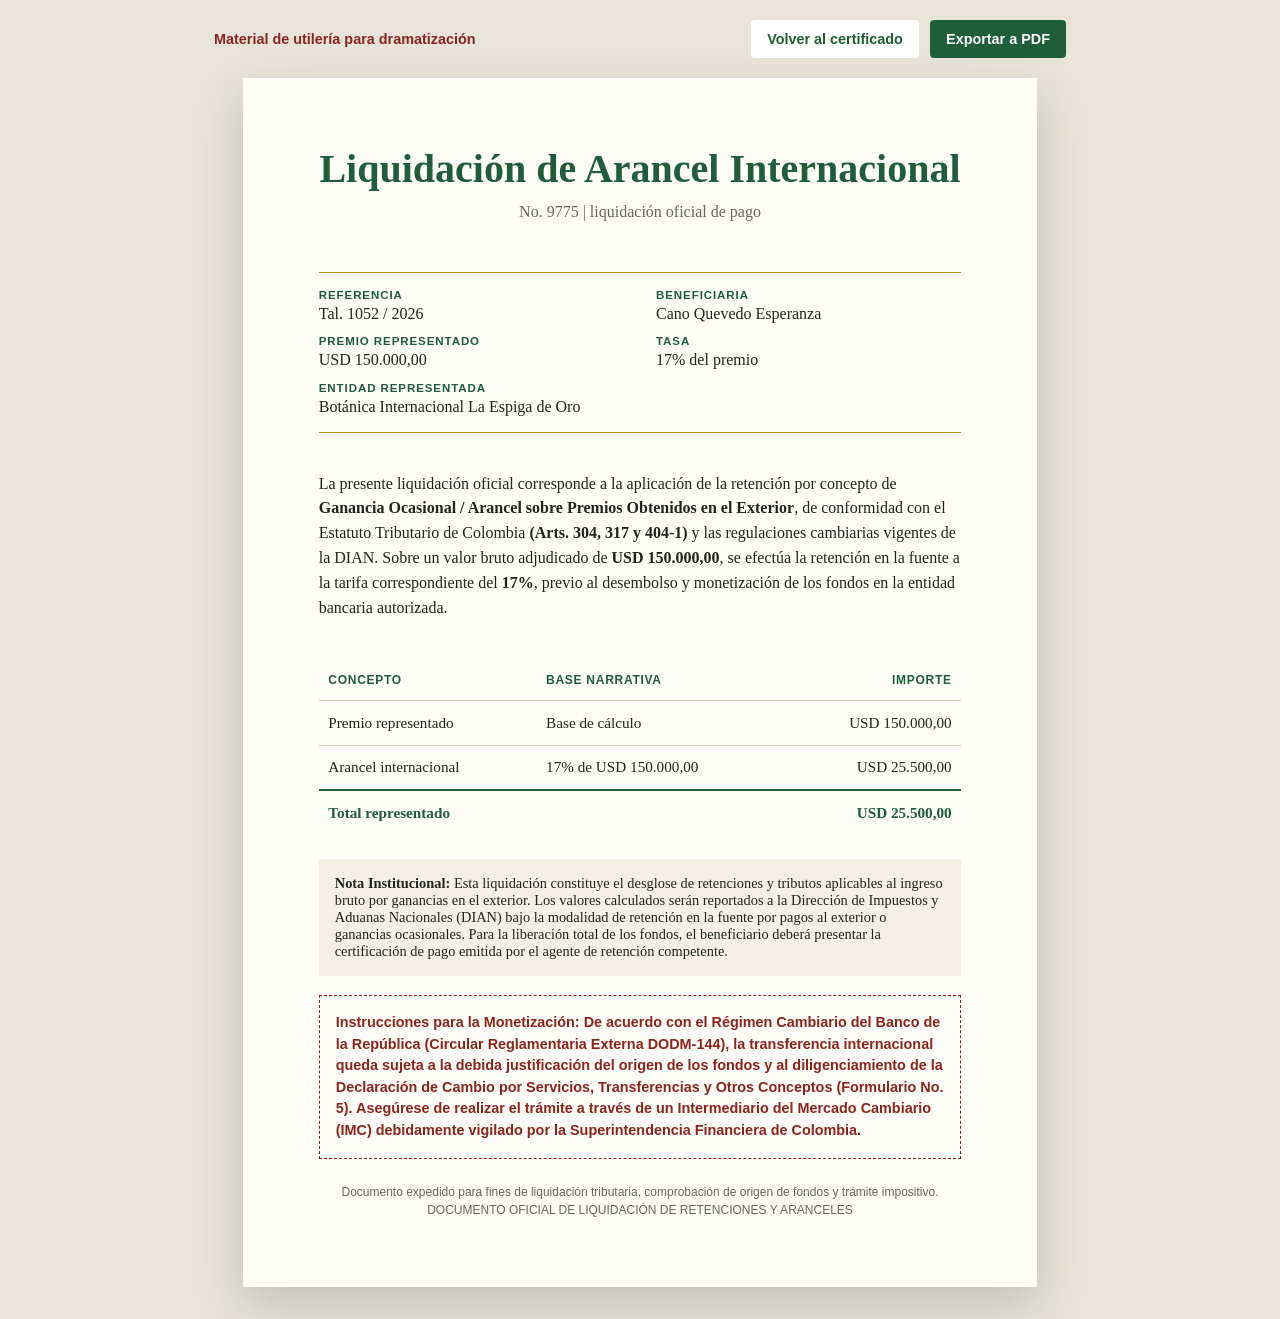
<file: liquidacion.html>
<!DOCTYPE html>
<html lang="es">
<head>
  <meta charset="UTF-8">
  <meta name="viewport" content="width=device-width, initial-scale=1.0">
  <link rel="icon" type="image/png" href="assets/img/favicon.png">
  <title>Liquidación ilustrativa | Dramatización</title>
  <style>
    :root { --ink: #20251f; --green: #1f5d3b; --gold: #b88c1d; --paper: #fffdf7; --muted: #66675d; --warning: #8b241d; }
    * { box-sizing: border-box; }
    body { margin: 0; background: #e8e4d9; color: var(--ink); font-family: Georgia, serif; }
    .toolbar { display: flex; justify-content: space-between; align-items: center; gap: 1rem; max-width: 900px; margin: 0 auto; padding: 1.25rem 1.5rem; font: 700 .9rem Arial, sans-serif; }
    .toolbar-note { margin: 0; color: var(--warning); }
    .toolbar-actions { display: flex; gap: .7rem; flex-wrap: wrap; justify-content: flex-end; }
    .toolbar a, .toolbar button { border: 0; border-radius: 4px; padding: .7rem 1rem; color: #fff; background: var(--green); font: inherit; text-decoration: none; cursor: pointer; }
    .toolbar a:first-child { color: var(--green); background: #fff; }
    .document { position: relative; display: flex; flex-direction: column; width: min(210mm, calc(100% - 2rem)); min-height: 297mm; margin: 0 auto 2rem; padding: 18mm 20mm; overflow: hidden; background: var(--paper); box-shadow: 0 18px 45px rgba(16, 38, 29, .18); }
    .document::before { content: ''; position: absolute; top: 45%; left: 50%; color: rgba(179, 43, 38, .16); font: 700 clamp(1.8rem, 5vw, 4rem) Arial, sans-serif; letter-spacing: .08em; white-space: nowrap; transform: translate(-50%, -50%) rotate(-28deg); }
    .content { position: relative; z-index: 1; display: flex; flex: 1; flex-direction: column; }
    .kicker { margin: 0 0 .4rem; color: var(--gold); font: 700 .75rem Arial, sans-serif; letter-spacing: .16em; text-align: center; text-transform: uppercase; }
    h1 { margin: 0; color: var(--green); font-size: clamp(1.65rem, 4vw, 2.5rem); line-height: 1.15; text-align: center; }
    .subtitle { margin: .5rem auto 1.5rem; color: var(--muted); text-align: center; }
    .notice { margin: 1rem 0 1.5rem; padding: .9rem 1rem; border: 2px solid var(--warning); color: var(--warning); font: 700 .85rem/1.45 Arial, sans-serif; text-align: center; }
    .meta { display: grid; grid-template-columns: repeat(2, 1fr); gap: .8rem 2rem; margin: 1.4rem 0; padding: 1rem 0; border-top: 1px solid var(--gold); border-bottom: 1px solid var(--gold); }
    .meta strong { display: block; color: var(--green); font: 700 .72rem Arial, sans-serif; letter-spacing: .08em; text-transform: uppercase; }
    .meta span { display: block; margin-top: .25rem; }
    p { line-height: 1.55; }
    table { width: 100%; margin: 1.5rem 0; border-collapse: collapse; font-size: .95rem; }
    th, td { padding: .8rem .6rem; border-bottom: 1px solid #d8d1bc; text-align: left; }
    th { color: var(--green); font: 700 .75rem Arial, sans-serif; letter-spacing: .06em; text-transform: uppercase; }
    td:last-child, th:last-child { text-align: right; white-space: nowrap; }
    .total td { border-top: 2px solid var(--green); border-bottom: 0; color: var(--green); font-weight: 700; }
    .legal-note { padding: 1rem; background: #f4f0e5; font-size: .9rem; }
    .no-payment { margin-top: 1.2rem; padding: 1rem; border: 1px dashed var(--warning); color: var(--warning); font: 700 .9rem/1.5 Arial, sans-serif; }
    footer { margin-top: auto; padding-top: 1.5rem; color: var(--muted); font: .75rem/1.5 Arial, sans-serif; text-align: center; }
    @media (max-width: 620px) { .toolbar { align-items: flex-start; flex-direction: column; } .toolbar-actions { justify-content: flex-start; } .document { width: calc(100% - 1rem); padding: 14mm 10mm; } .meta { grid-template-columns: 1fr; } }
    @media print { @page { size: A4; margin: 10mm 0; } body { background: #fff; } .toolbar { display: none; } .document { width: 210mm; min-height: 0; height: 277mm; margin: 0; padding: 8mm 18mm 0; box-shadow: none; } .content { flex: 1; } footer { padding-top: 1rem; } }
  </style>
</head>
<body>
  <div class="toolbar" aria-label="Controles del documento">
    <p class="toolbar-note">Material de utilería para dramatización</p>
    <div class="toolbar-actions">
      <a href="certificado-dramatizacion.html">Volver al certificado</a>
      <button type="button" id="print-button">Exportar a PDF</button>
    </div>
  </div>

  <main class="document" aria-label="Liquidación ilustrativa sin validez legal">
    <div class="content">
      <h1>Liquidación de Arancel Internacional</h1>
      <p class="subtitle">No. 9775 | liquidación oficial de pago</p>

      <div class="meta">
        <div><strong>Referencia</strong><span>Tal. 1052 / 2026</span></div>
        <div><strong>Beneficiaria</strong><span>Cano Quevedo Esperanza</span></div>
        <div><strong>Premio representado</strong><span>USD 150.000,00</span></div>
        <div><strong>Tasa</strong><span>17% del premio</span></div>
        <div><strong>Entidad representada</strong><span>Botánica Internacional La Espiga de Oro</span></div>
      </div>

      <p>La presente liquidación oficial corresponde a la aplicación de la retención por concepto de <strong>Ganancia Ocasional / Arancel sobre Premios Obtenidos en el Exterior</strong>, de conformidad con el Estatuto Tributario de Colombia <strong>(Arts. 304, 317 y 404-1)</strong> y las regulaciones cambiarias vigentes de la DIAN. Sobre un valor bruto adjudicado de <strong>USD 150.000,00</strong>, se efectúa la retención en la fuente a la tarifa correspondiente del <strong>17%</strong>, previo al desembolso y monetización de los fondos en la entidad bancaria autorizada.</p>

      <table>
        <thead><tr><th>Concepto</th><th>Base narrativa</th><th>Importe</th></tr></thead>
        <tbody>
          <tr><td>Premio representado</td><td>Base de cálculo</td><td>USD 150.000,00</td></tr>
          <tr><td>Arancel internacional</td><td>17% de USD 150.000,00</td><td>USD 25.500,00</td></tr>
          <tr class="total"><td colspan="2">Total representado</td><td>USD 25.500,00</td></tr>
        </tbody>
      </table>

      <div class="legal-note"><strong>Nota Institucional:</strong> Esta liquidación constituye el desglose de retenciones y tributos aplicables al ingreso bruto por ganancias en el exterior. Los valores calculados serán reportados a la Dirección de Impuestos y Aduanas Nacionales (DIAN) bajo la modalidad de retención en la fuente por pagos al exterior o ganancias ocasionales. Para la liberación total de los fondos, el beneficiario deberá presentar la certificación de pago emitida por el agente de retención competente.</div>
      <div class="no-payment"><strong>Instrucciones para la Monetización:</strong> De acuerdo con el Régimen Cambiario del Banco de la República (Circular Reglamentaria Externa DODM-144), la transferencia internacional queda sujeta a la debida justificación del origen de los fondos y al diligenciamiento de la Declaración de Cambio por Servicios, Transferencias y Otros Conceptos (Formulario No. 5). Asegúrese de realizar el trámite a través de un Intermediario del Mercado Cambiario (IMC) debidamente vigilado por la Superintendencia Financiera de Colombia.</div>

      <footer>Documento expedido para fines de liquidación tributaria, comprobación de origen de fondos y trámite impositivo.<br>DOCUMENTO OFICIAL DE LIQUIDACIÓN DE RETENCIONES Y ARANCELES</footer>
    </div>
  </main>
  <script>document.getElementById('print-button').addEventListener('click', () => window.print());</script>
</body>
</html>
</file>
<file: css/styles.css>
/* =========================================================
   Botánica Internacional — estilos
   Paleta inspirada en el ticket del sorteo: verde profundo + dorado
   ========================================================= */

:root{
  --green-950:#0e2019;
  --green-900:#123526;
  --green-800:#1b5e3a;
  --green-700:#227249;
  --gold-500:#c9a227;
  --gold-400:#e2c158;
  --cream-50:#faf7ef;
  --cream-100:#f3ecd9;
  --ink-900:#1a1a16;
  --ink-600:#4a4a42;

  --font-display:'Cinzel', serif;
  --font-body:'Nunito Sans', sans-serif;

  --radius:14px;
  --shadow-soft:0 10px 30px rgba(14,32,25,.12);
  --shadow-lift:0 16px 40px rgba(14,32,25,.2);
}

*{box-sizing:border-box;}
html{scroll-behavior:smooth;}
body{
  margin:0;
  font-family:var(--font-body);
  color:var(--ink-900);
  background:var(--cream-50);
  line-height:1.6;
}
img{max-width:100%;display:block;}
a{text-decoration:none;color:inherit;}
h1,h2,h3{font-family:var(--font-display);line-height:1.2;margin:0 0 .5em;}
p{margin:0 0 1em;}

.container{
  width:100%;
  max-width:1120px;
  margin:0 auto;
  padding:0 24px;
}

.eyebrow{
  text-transform:uppercase;
  letter-spacing:.14em;
  font-size:.8rem;
  font-weight:700;
  color:var(--gold-500);
  margin-bottom:.5em;
}
.center{text-align:center;}
.section-lead{max-width:640px;margin:0 auto 2.5rem;color:var(--ink-600);}
.section-lead.center{margin-left:auto;margin-right:auto;}

/* ---------- Buttons ---------- */
.btn{
  display:inline-flex;
  align-items:center;
  justify-content:center;
  gap:.5em;
  padding:.85em 1.6em;
  border-radius:999px;
  font-weight:700;
  font-size:.95rem;
  transition:transform .15s ease, box-shadow .15s ease, background .15s ease;
  border:2px solid transparent;
  cursor:pointer;
}
.btn:hover{transform:translateY(-2px);}
.btn-gold{
  background:linear-gradient(135deg,var(--gold-400),var(--gold-500));
  color:var(--green-950);
  box-shadow:var(--shadow-soft);
}
.btn-gold:hover{box-shadow:var(--shadow-lift);}
.btn-outline{
  border-color:rgba(250,247,239,.5);
  color:var(--cream-50);
}
.btn-outline:hover{background:rgba(250,247,239,.1);}
.btn-whatsapp{
  background:#25D366;
  color:#fff;
  padding:.6em 1.3em;
  font-size:.9rem;
}
.btn-lg{padding:1em 2.2em;font-size:1.05rem;}
.ticket-doc-link{
  display:block;
  margin-top:1rem;
  color:var(--green-800);
  font-size:.85rem;
  font-weight:700;
  text-decoration:underline;
  text-underline-offset:3px;
}

/* ---------- Header ---------- */
.site-header{
  position:sticky;
  top:0;
  z-index:100;
  background:rgba(250,247,239,.92);
  backdrop-filter:blur(8px);
  border-bottom:1px solid rgba(27,94,58,.12);
}
.header-inner{
  display:flex;
  align-items:center;
  justify-content:space-between;
  padding:14px 24px;
  gap:16px;
}
.logo{display:flex;align-items:center;gap:.5em;font-family:var(--font-display);font-size:1.15rem;color:var(--green-900);}
.logo-icon{font-size:1.4rem;}
.logo-text{display:flex;flex-direction:column;line-height:1.25;}
.logo-sub{
  font-size:.5em;
  font-family:var(--font-body);
  font-weight:700;
  color:var(--gold-500);
  text-transform:uppercase;
  letter-spacing:.1em;
}
.footer-inner .logo-sub{color:var(--gold-400);}

.nav{display:flex;gap:1.8rem;}
.nav a{
  font-weight:600;
  color:var(--green-900);
  position:relative;
  padding:4px 0;
}
.nav a::after{
  content:"";
  position:absolute;
  left:0;bottom:-2px;
  width:0;height:2px;
  background:var(--gold-500);
  transition:width .2s ease;
}
.nav a:hover::after{width:100%;}

.header-cta{white-space:nowrap;}

.hamburger{
  display:none;
  flex-direction:column;
  justify-content:center;
  gap:5px;
  width:38px;height:38px;
  background:none;
  border:none;
  cursor:pointer;
}
.hamburger span{
  display:block;
  height:2px;
  background:var(--green-900);
  border-radius:2px;
  transition:transform .2s ease, opacity .2s ease;
}

/* ---------- Hero ---------- */
.hero{
  position:relative;
  background:radial-gradient(120% 120% at 20% 0%, var(--green-700), var(--green-950) 70%);
  color:var(--cream-50);
  padding:120px 0 90px;
  overflow:hidden;
  text-align:center;
}
.hero-pattern{
  position:absolute;
  inset:0;
  background-image:
    radial-gradient(circle at 15% 25%, rgba(201,162,39,.18) 0, transparent 40%),
    radial-gradient(circle at 85% 15%, rgba(201,162,39,.14) 0, transparent 35%),
    radial-gradient(circle at 50% 90%, rgba(201,162,39,.12) 0, transparent 45%);
  pointer-events:none;
}
.hero-inner{position:relative;z-index:1;max-width:760px;}
.hero h1{
  font-size:clamp(2.4rem, 5vw, 3.6rem);
  color:var(--cream-50);
  text-shadow:0 4px 20px rgba(0,0,0,.25);
}
.hero-accent{
  display:inline-block;
  margin-top:.15em;
  font-size:.42em;
  letter-spacing:.14em;
  text-transform:uppercase;
  color:var(--gold-400);
}

/* ---------- Hero decorative esoteric icons ---------- */
.hero-deco{
  position:absolute;
  inset:0;
  z-index:0;
  overflow:hidden;
  pointer-events:none;
}
.hero-icon{
  position:absolute;
  width:64px;
  height:64px;
  opacity:.4;
  animation:hero-icon-float 7s ease-in-out infinite;
}
.deco-line{fill:none;stroke:var(--gold-400);stroke-width:1.6;stroke-linejoin:round;}
.deco-line-2{fill:none;stroke:var(--cream-50);stroke-width:1.3;stroke-linejoin:round;opacity:.8;}
.deco-fill{fill:var(--gold-400);}

.icon-1{top:14%;left:6%;width:56px;height:56px;animation-delay:0s;}
.icon-2{top:62%;left:9%;width:68px;height:68px;animation-delay:1.2s;}
.icon-3{top:10%;right:8%;width:60px;height:60px;animation-delay:.6s;}
.icon-4{top:58%;right:6%;width:74px;height:74px;animation-delay:1.8s;}
.icon-5{bottom:8%;left:22%;width:48px;height:48px;animation-delay:2.4s;}
.icon-6{bottom:10%;right:20%;width:52px;height:52px;animation-delay:.9s;}

@keyframes hero-icon-float{
  0%,100%{transform:translateY(0) rotate(0deg);}
  50%{transform:translateY(-10px) rotate(3deg);}
}
@media (prefers-reduced-motion: reduce){
  .hero-icon{animation:none;}
}
@media (max-width:760px){
  .icon-2,.icon-4{display:none;}
  .hero-icon{opacity:.28;}
}
.hero-sub{
  font-size:1.1rem;
  color:rgba(250,247,239,.85);
  max-width:600px;
  margin-left:auto;
  margin-right:auto;
}
.hero-actions{
  display:flex;
  gap:16px;
  justify-content:center;
  flex-wrap:wrap;
  margin:2rem 0 1.5rem;
}
.hero-badge{
  display:inline-flex;
  align-items:center;
  gap:.5em;
  font-size:.85rem;
  font-weight:700;
  letter-spacing:.05em;
  text-transform:uppercase;
  color:var(--gold-400);
}
.dot{
  width:8px;height:8px;
  border-radius:50%;
  background:#4ade80;
  box-shadow:0 0 0 4px rgba(74,222,128,.25);
}

/* ---------- Sections ---------- */
.section{padding:88px 0;}
.section-alt{background:var(--cream-100);}
.section-dark{
  background:linear-gradient(135deg,var(--green-900),var(--green-950));
  color:var(--cream-50);
}
.section-dark h3{color:var(--cream-50);}
.section-dark .card-icon{filter:brightness(1.2);}

/* ---------- About ---------- */
.about-grid{
  display:grid;
  grid-template-columns:280px 1fr;
  gap:56px;
  align-items:center;
}
.about-art{display:flex;justify-content:center;}
.mystic-svg{width:220px;height:220px;}
.ring{fill:none;stroke:var(--gold-500);stroke-width:1.5;opacity:.55;}
.ring-2{stroke:var(--green-800);}
.star{fill:var(--gold-500);opacity:.85;}
.eye-center{fill:var(--green-950);}
.about-text h2{color:var(--green-900);}
.signature{font-style:italic;color:var(--ink-600);margin-top:1.5rem;}

/* ---------- Sorteos (ticket card) ---------- */
.ticket-card{
  position:relative;
  max-width:480px;
  margin:0 auto;
  background:linear-gradient(160deg,var(--green-800),var(--green-950));
  border:2px solid var(--gold-500);
  border-radius:var(--radius);
  padding:36px 32px 32px;
  text-align:center;
  color:var(--cream-50);
  box-shadow:var(--shadow-lift);
}
.ticket-top{
  display:flex;
  justify-content:space-between;
  align-items:center;
  text-transform:uppercase;
  letter-spacing:.12em;
  font-weight:700;
  font-size:.8rem;
  color:var(--gold-400);
  margin-bottom:10px;
}
.ticket-number{
  background:var(--cream-50);
  color:var(--green-950);
  padding:3px 12px;
  border-radius:6px;
  font-family:var(--font-display);
  letter-spacing:normal;
}
.ticket-brand{
  font-family:var(--font-display);
  font-size:1.5rem;
}
.ticket-sub{
  font-style:italic;
  color:var(--gold-400);
  margin-bottom:22px;
}
.ticket-prize{
  display:flex;
  flex-direction:column;
  gap:2px;
  background:linear-gradient(135deg,var(--gold-400),var(--gold-500));
  color:var(--green-950);
  border-radius:10px;
  padding:14px;
  margin-bottom:16px;
}
.ticket-prize-label{
  font-size:.75rem;
  text-transform:uppercase;
  letter-spacing:.1em;
  font-weight:700;
}
.ticket-prize-amount{
  font-family:var(--font-display);
  font-size:1.7rem;
  font-weight:700;
}
.ticket-period{color:rgba(250,247,239,.8);margin-bottom:4px;}
.ticket-responsable{font-size:.85rem;color:rgba(250,247,239,.65);margin-bottom:18px;}
.ticket-cta{margin-top:6px;}

.placeholder-tag-dark{
  color:var(--gold-400);
  background:rgba(201,162,39,.12);
  border:1px dashed rgba(201,162,39,.5);
}

/* ---------- Grids / cards ---------- */
.grid{display:grid;gap:28px;}
.grid-3{grid-template-columns:repeat(3,1fr);}
.grid-4{grid-template-columns:repeat(4,1fr);}

.card{
  background:#fff;
  border:1px solid rgba(27,94,58,.1);
  border-radius:var(--radius);
  padding:32px 24px;
  text-align:center;
  transition:transform .2s ease, box-shadow .2s ease;
}
.card:hover{transform:translateY(-4px);box-shadow:var(--shadow-soft);}
.section-alt .card{background:#fff;}
.card-icon{font-size:2rem;margin-bottom:.6rem;}
.card h3{font-size:1.05rem;color:var(--green-900);}
.section-dark .card h3{color:var(--cream-50);}
.card p{color:var(--ink-600);font-size:.95rem;margin:0;}
.section-dark .card p{color:rgba(250,247,239,.75);}

/* ---------- Atención ---------- */
.atencion-grid{
  display:grid;
  grid-template-columns:repeat(3,1fr);
  gap:32px;
  text-align:center;
}
.atencion-item h3{color:var(--cream-50);}
.atencion-item p{color:rgba(250,247,239,.75);}

/* ---------- Contact ---------- */
.contact-box{
  max-width:480px;
  margin:0 auto;
  text-align:center;
  background:var(--cream-100);
  border:1px solid rgba(27,94,58,.12);
  border-radius:var(--radius);
  padding:40px 32px;
}
.contact-phone{font-size:1.2rem;color:var(--green-900);}
.placeholder-tag{
  display:block;
  font-size:.75rem;
  font-weight:700;
  color:#a15c1a;
  background:#fdf1df;
  border:1px dashed #cf9a4c;
  border-radius:8px;
  padding:4px 10px;
  margin-top:8px;
}

/* ---------- Footer ---------- */
.site-footer{
  background:var(--green-950);
  color:rgba(250,247,239,.7);
  padding:36px 0;
}
.footer-inner{
  display:flex;
  justify-content:space-between;
  align-items:center;
  flex-wrap:wrap;
  gap:16px;
}
.footer-inner .logo-text{color:var(--cream-50);}
.footer-resp{font-size:.85rem;margin:.4em 0 0;}
.footer-copy{font-size:.85rem;margin:0;}

/* ---------- Floating WhatsApp ---------- */
.whatsapp-float{
  position:fixed;
  right:22px;
  bottom:22px;
  width:58px;height:58px;
  border-radius:50%;
  background:#25D366;
  color:#fff;
  display:flex;
  align-items:center;
  justify-content:center;
  font-size:1.6rem;
  box-shadow:0 10px 24px rgba(0,0,0,.25);
  z-index:200;
  transition:transform .15s ease;
}
.whatsapp-float:hover{transform:scale(1.08);}

/* ---------- Responsive ---------- */
@media (max-width:900px){
  .about-grid{grid-template-columns:1fr;text-align:center;}
  .about-art{order:-1;}
  .grid-4{grid-template-columns:repeat(2,1fr);}
  .grid-3{grid-template-columns:repeat(2,1fr);}
  .atencion-grid{grid-template-columns:1fr;}
}

@media (max-width:760px){
  .nav{
    position:fixed;
    top:70px;
    left:0;right:0;
    background:var(--cream-50);
    flex-direction:column;
    align-items:center;
    gap:0;
    padding:0;
    max-height:0;
    overflow:hidden;
    transition:max-height .25s ease;
    border-bottom:1px solid rgba(27,94,58,.12);
  }
  .nav.open{max-height:320px;padding:16px 0;}
  .nav a{padding:12px 0;width:100%;text-align:center;}
  .header-cta{display:none;}
  .hamburger{display:flex;}
  .grid-4,.grid-3{grid-template-columns:1fr;}
  .hero{padding:100px 0 70px;}
}
</file>
